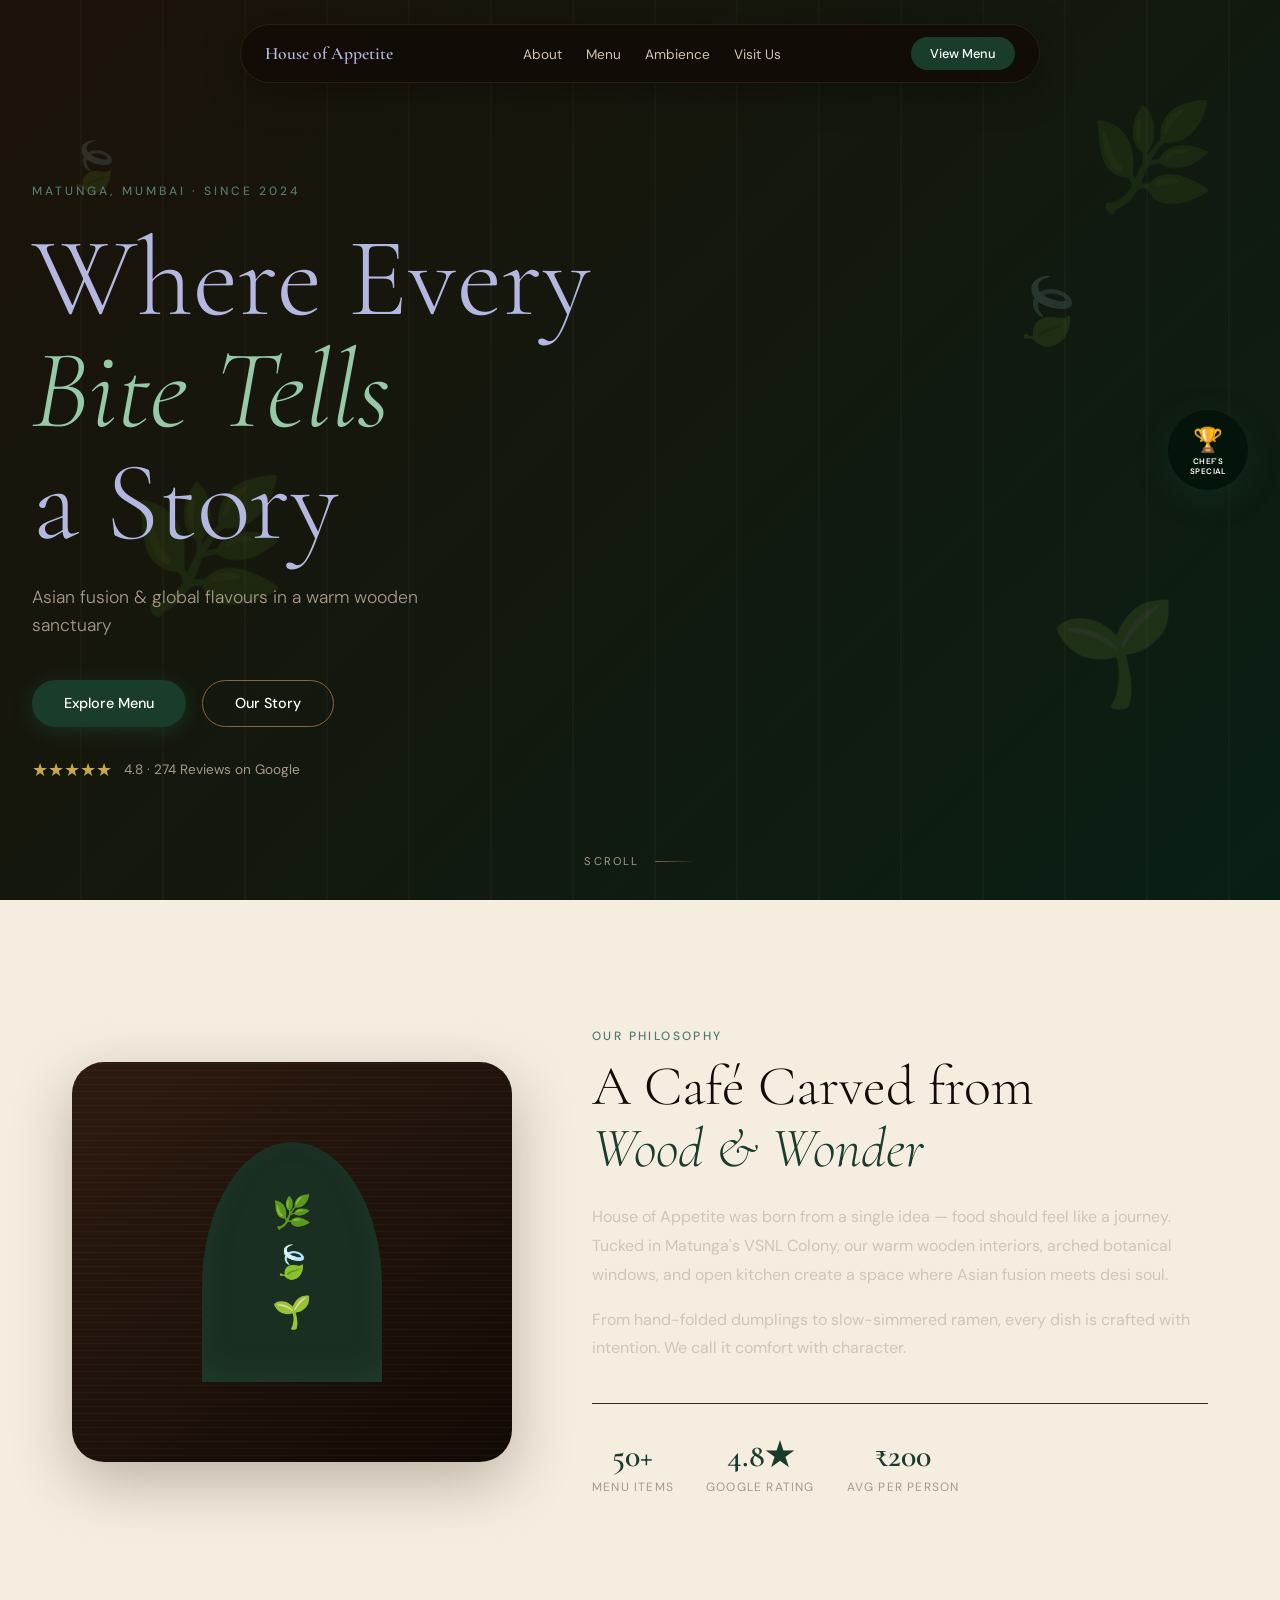
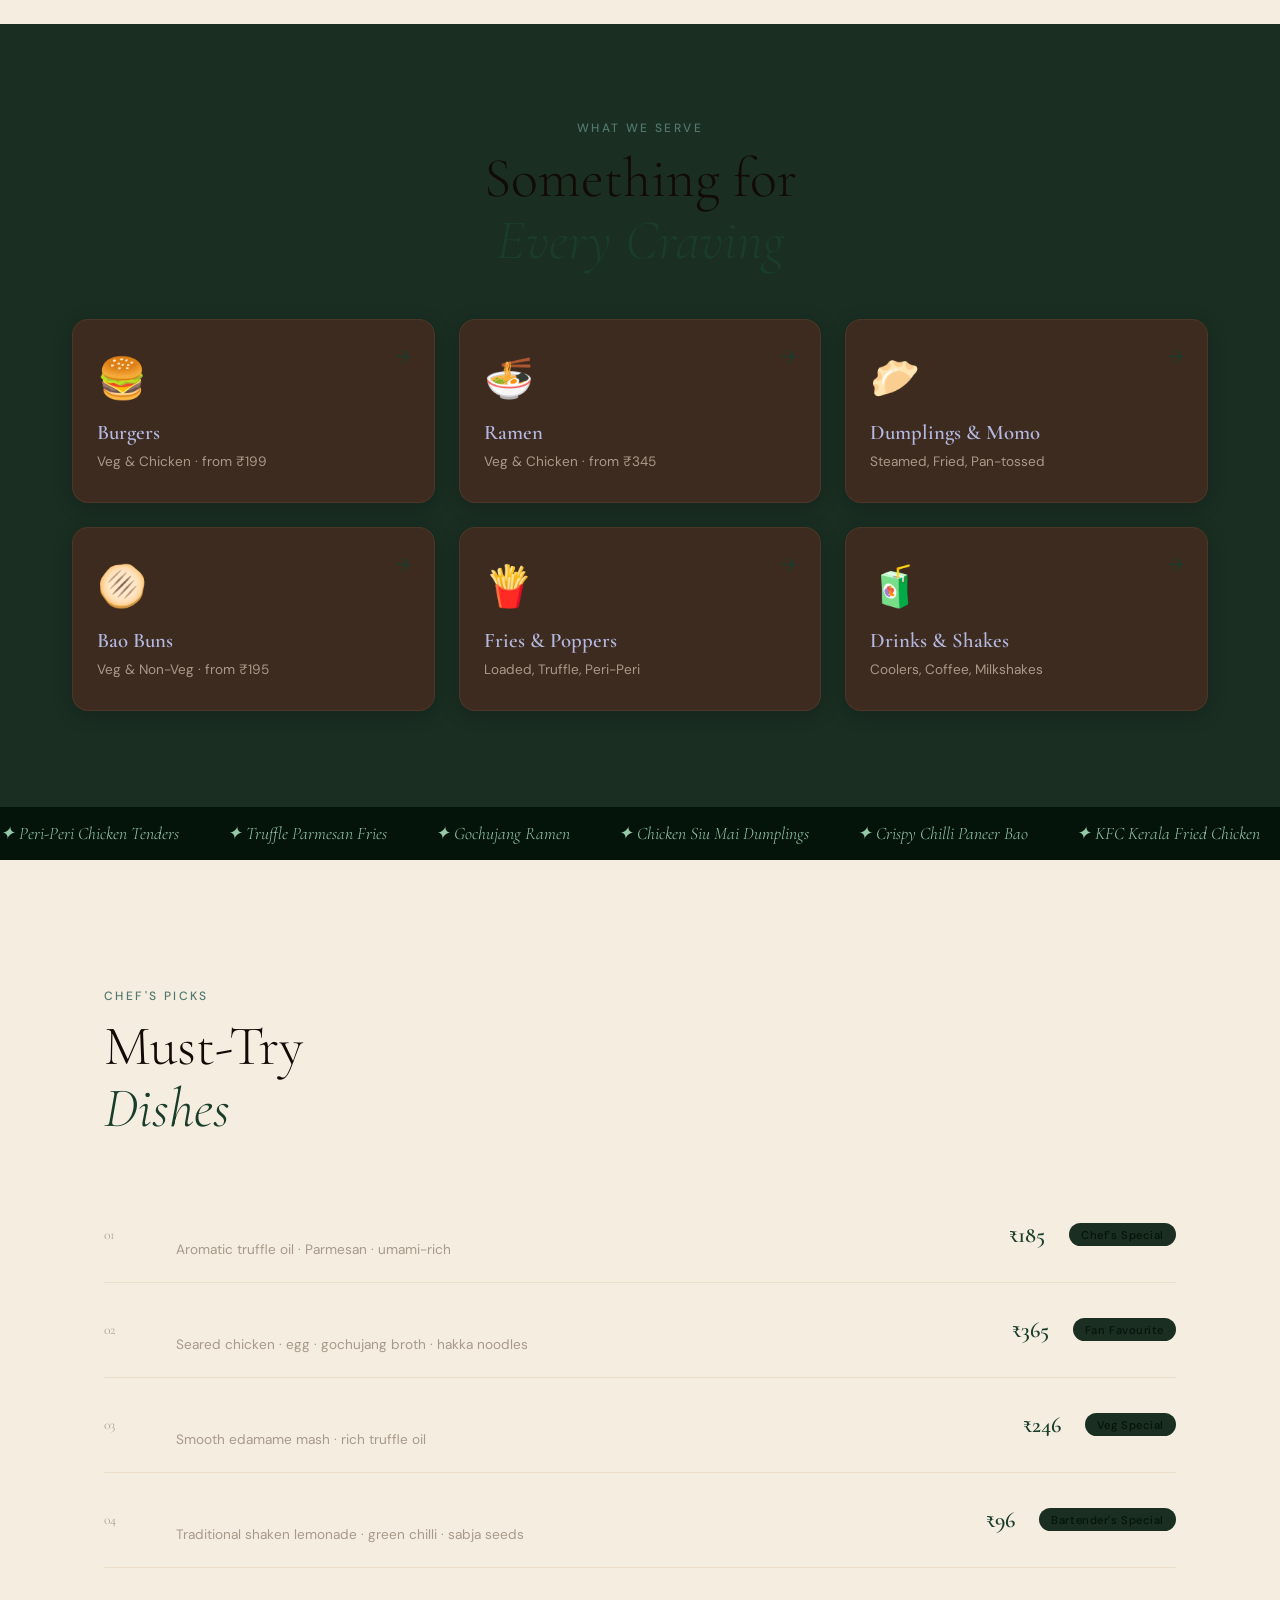
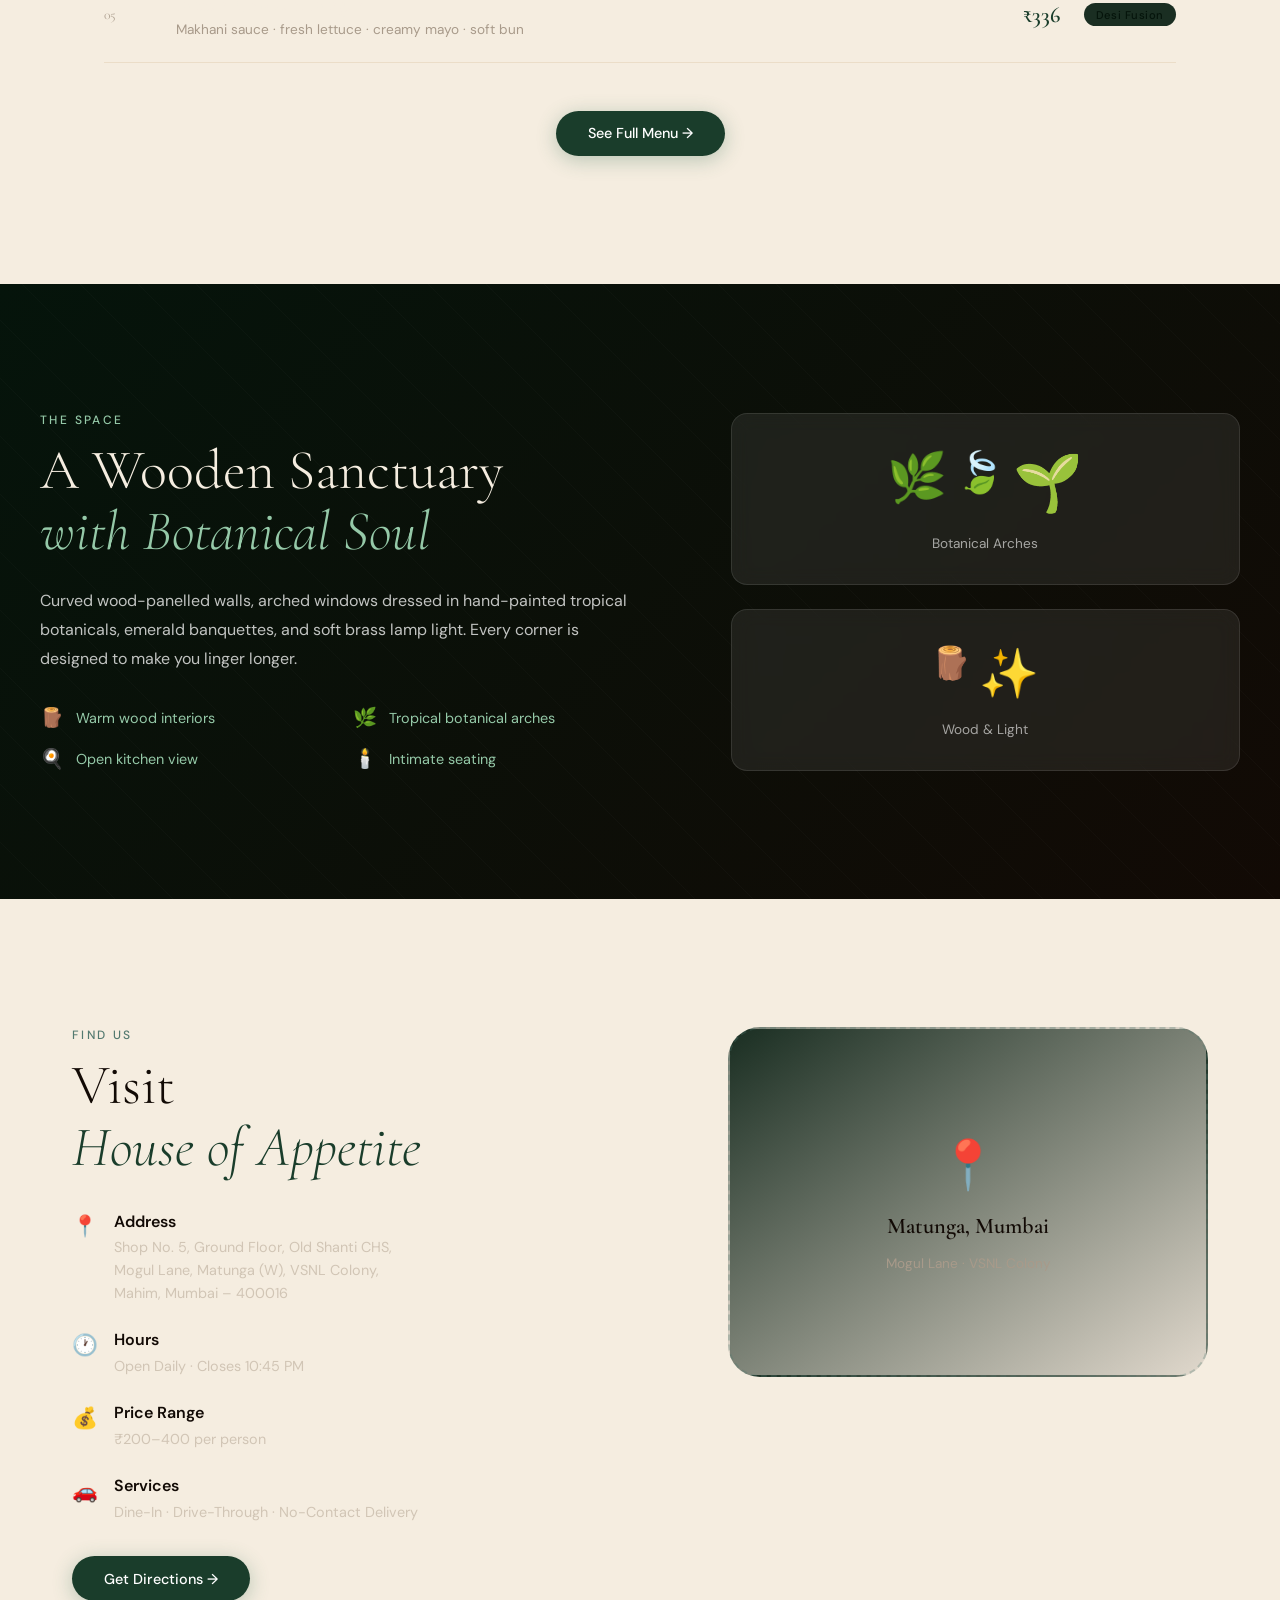
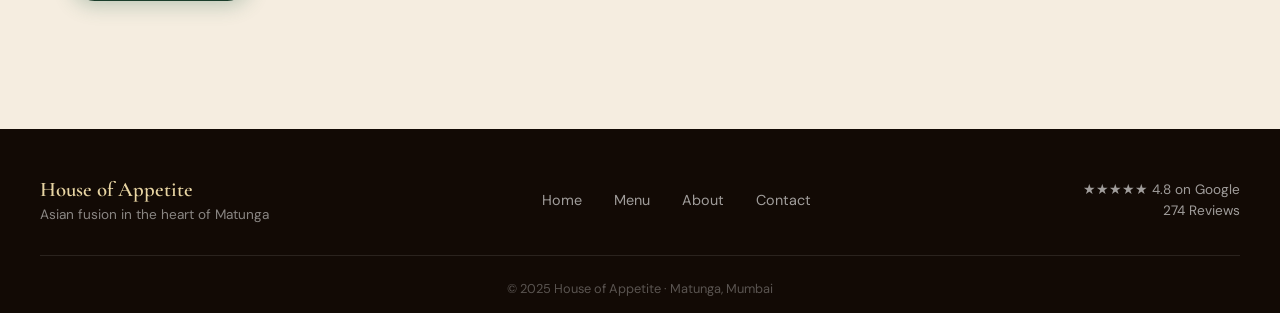
<file: index.html>
<!DOCTYPE html>
<html lang="en">
<head>
  <meta charset="UTF-8" />
  <meta name="viewport" content="width=device-width, initial-scale=1.0"/>
  <title>House of Appetite · Matunga, Mumbai</title>
  <link rel="preconnect" href="https://fonts.googleapis.com">
  <link href="https://fonts.googleapis.com/css2?family=Cormorant+Garamond:ital,wght@0,300;0,400;0,600;1,300;1,400&family=DM+Sans:wght@300;400;500&family=Playfair+Display:ital,wght@1,400&display=swap" rel="stylesheet">
  <link rel="stylesheet" href="css/style.css">
  <meta name="color-scheme" content="dark">
</head>
<body>

  <!-- FLOATING NAV -->
  <nav class="nav" id="nav">
    <div class="nav-logo">
      <span class="logo-text">House of Appetite</span>
    </div>
    <ul class="nav-links">
      <li><a href="#about">About</a></li>
      <li><a href="menu.html">Menu</a></li>
      <li><a href="#ambience">Ambience</a></li>
      <li><a href="#contact">Visit Us</a></li>
    </ul>
    <a href="menu.html" class="nav-cta">View Menu</a>
    <button class="nav-hamburger" id="hamburger">&#9776;</button>
  </nav>

  <!-- HERO -->
  <section class="hero">
    <div class="hero-bg">
      <div class="leaf leaf-1">🌿</div>
      <div class="leaf leaf-2">🍃</div>
      <div class="leaf leaf-3">🌱</div>
      <div class="leaf leaf-4">🍃</div>
      <div class="leaf leaf-5">🌿</div>
    </div>
    <div class="hero-content">
      <p class="hero-eyebrow">Matunga, Mumbai · Since 2024</p>
      <h1 class="hero-title">
        Where Every<br>
        <em>Bite Tells</em><br>
        a Story
      </h1>
      <p class="hero-sub">Asian fusion & global flavours in a warm wooden sanctuary</p>
      <div class="hero-actions">
        <a href="menu.html" class="btn btn-primary">Explore Menu</a>
        <a href="#about" class="btn btn-ghost">Our Story</a>
      </div>
      <div class="hero-rating">
        <span class="stars">★★★★★</span>
        <span class="rating-text">4.8 · 274 Reviews on Google</span>
      </div>
    </div>
    <div class="hero-scroll">
      <span>Scroll</span>
      <div class="scroll-line"></div>
    </div>
  </section>

  <!-- FLOATING BADGE -->
  <div class="float-badge antigravity" id="float-badge">
    <div class="badge-inner">
      <div class="badge-icon">🏆</div>
      <div class="badge-text">Chef's<br>Special</div>
    </div>
  </div>

  <!-- ABOUT STRIP -->
  <section class="about" id="about">
    <div class="about-grid">
      <div class="about-left">
        <div class="wood-panel">
          <div class="arched-window">
            <div class="arched-leaf-art">
              <div class="arch-inner">
                <span class="arch-emoji">🌿</span>
                <span class="arch-emoji">🍃</span>
                <span class="arch-emoji">🌱</span>
              </div>
            </div>
          </div>
        </div>
      </div>
      <div class="about-right">
        <p class="section-label">Our Philosophy</p>
        <h2 class="section-title">A Café Carved from<br><em>Wood & Wonder</em></h2>
        <p class="about-body">House of Appetite was born from a single idea — food should feel like a journey. Tucked in Matunga's VSNL Colony, our warm wooden interiors, arched botanical windows, and open kitchen create a space where Asian fusion meets desi soul.</p>
        <p class="about-body">From hand-folded dumplings to slow-simmered ramen, every dish is crafted with intention. We call it comfort with character.</p>
        <div class="about-stats">
          <div class="stat">
            <span class="stat-num">50+</span>
            <span class="stat-label">Menu Items</span>
          </div>
          <div class="stat">
            <span class="stat-num">4.8★</span>
            <span class="stat-label">Google Rating</span>
          </div>
          <div class="stat">
            <span class="stat-num">₹200</span>
            <span class="stat-label">Avg per person</span>
          </div>
        </div>
      </div>
    </div>
  </section>

  <!-- CATEGORY SHOWCASE -->
  <section class="categories">
    <div class="container">
      <p class="section-label center">What We Serve</p>
      <h2 class="section-title center">Something for<br><em>Every Craving</em></h2>
      <div class="cat-grid">
        <a href="menu.html#burgers" class="cat-card antigravity-card" style="--delay:0s">
          <div class="cat-emoji">🍔</div>
          <h3>Burgers</h3>
          <p>Veg & Chicken · from ₹199</p>
          <span class="cat-arrow">→</span>
        </a>
        <a href="menu.html#ramen" class="cat-card antigravity-card" style="--delay:0.1s">
          <div class="cat-emoji">🍜</div>
          <h3>Ramen</h3>
          <p>Veg & Chicken · from ₹345</p>
          <span class="cat-arrow">→</span>
        </a>
        <a href="menu.html#dumplings" class="cat-card antigravity-card" style="--delay:0.2s">
          <div class="cat-emoji">🥟</div>
          <h3>Dumplings & Momo</h3>
          <p>Steamed, Fried, Pan-tossed</p>
          <span class="cat-arrow">→</span>
        </a>
        <a href="menu.html#bao" class="cat-card antigravity-card" style="--delay:0.3s">
          <div class="cat-emoji">🫓</div>
          <h3>Bao Buns</h3>
          <p>Veg & Non-Veg · from ₹195</p>
          <span class="cat-arrow">→</span>
        </a>
        <a href="menu.html#fries" class="cat-card antigravity-card" style="--delay:0.4s">
          <div class="cat-emoji">🍟</div>
          <h3>Fries & Poppers</h3>
          <p>Loaded, Truffle, Peri-Peri</p>
          <span class="cat-arrow">→</span>
        </a>
        <a href="menu.html#drinks" class="cat-card antigravity-card" style="--delay:0.5s">
          <div class="cat-emoji">🧃</div>
          <h3>Drinks & Shakes</h3>
          <p>Coolers, Coffee, Milkshakes</p>
          <span class="cat-arrow">→</span>
        </a>
      </div>
    </div>
  </section>

  <!-- CHEF SPECIALS TICKER -->
  <div class="ticker-wrap">
    <div class="ticker">
      <span>✦ Peri-Peri Chicken Tenders</span>
      <span>✦ Truffle Parmesan Fries</span>
      <span>✦ Gochujang Ramen</span>
      <span>✦ Chicken Siu Mai Dumplings</span>
      <span>✦ Crispy Chilli Paneer Bao</span>
      <span>✦ KFC Kerala Fried Chicken</span>
      <span>✦ Affogato Coffee</span>
      <span>✦ Peri-Peri Chicken Tenders</span>
      <span>✦ Truffle Parmesan Fries</span>
      <span>✦ Gochujang Ramen</span>
      <span>✦ Chicken Siu Mai Dumplings</span>
      <span>✦ Crispy Chilli Paneer Bao</span>
      <span>✦ KFC Kerala Fried Chicken</span>
      <span>✦ Affogato Coffee</span>
    </div>
  </div>

  <!-- FEATURED DISHES -->
  <section class="featured">
    <div class="container">
      <p class="section-label">Chef's Picks</p>
      <h2 class="section-title">Must-Try<br><em>Dishes</em></h2>
      <div class="dish-list">
        <div class="dish-item antigravity-subtle">
          <div class="dish-num">01</div>
          <div class="dish-info">
            <h3>Truffle Parmesan Fries</h3>
            <p>Aromatic truffle oil · Parmesan · umami-rich</p>
          </div>
          <div class="dish-price">₹185</div>
          <div class="dish-tag">Chef's Special</div>
        </div>
        <div class="dish-item antigravity-subtle">
          <div class="dish-num">02</div>
          <div class="dish-info">
            <h3>Chicken Gochujang Ramen</h3>
            <p>Seared chicken · egg · gochujang broth · hakka noodles</p>
          </div>
          <div class="dish-price">₹365</div>
          <div class="dish-tag">Fan Favourite</div>
        </div>
        <div class="dish-item antigravity-subtle">
          <div class="dish-num">03</div>
          <div class="dish-info">
            <h3>Truffle Edamame Dumplings</h3>
            <p>Smooth edamame mash · rich truffle oil</p>
          </div>
          <div class="dish-price">₹246</div>
          <div class="dish-tag">Veg Special</div>
        </div>
        <div class="dish-item antigravity-subtle">
          <div class="dish-num">04</div>
          <div class="dish-info">
            <h3>Kuluki Sharbat</h3>
            <p>Traditional shaken lemonade · green chilli · sabja seeds</p>
          </div>
          <div class="dish-price">₹96</div>
          <div class="dish-tag">Bartender's Special</div>
        </div>
        <div class="dish-item antigravity-subtle">
          <div class="dish-num">05</div>
          <div class="dish-info">
            <h3>Butter Chicken Burger</h3>
            <p>Makhani sauce · fresh lettuce · creamy mayo · soft bun</p>
          </div>
          <div class="dish-price">₹336</div>
          <div class="dish-tag">Desi Fusion</div>
        </div>
      </div>
      <div class="featured-cta">
        <a href="menu.html" class="btn btn-primary">See Full Menu →</a>
      </div>
    </div>
  </section>

  <!-- AMBIENCE SECTION -->
  <section class="ambience" id="ambience">
    <div class="ambience-inner">
      <div class="ambience-text">
        <p class="section-label light">The Space</p>
        <h2 class="section-title light">A Wooden Sanctuary<br><em>with Botanical Soul</em></h2>
        <p class="ambience-body">Curved wood-panelled walls, arched windows dressed in hand-painted tropical botanicals, emerald banquettes, and soft brass lamp light. Every corner is designed to make you linger longer.</p>
        <div class="ambience-features">
          <div class="af-item">
            <span class="af-icon">🪵</span>
            <span>Warm wood interiors</span>
          </div>
          <div class="af-item">
            <span class="af-icon">🌿</span>
            <span>Tropical botanical arches</span>
          </div>
          <div class="af-item">
            <span class="af-icon">🍳</span>
            <span>Open kitchen view</span>
          </div>
          <div class="af-item">
            <span class="af-icon">🕯️</span>
            <span>Intimate seating</span>
          </div>
        </div>
      </div>
      <div class="ambience-visual">
        <div class="av-card av-card-1">
          <div class="av-arch">
            <span style="font-size:3rem">🌿</span>
            <span style="font-size:2.5rem">🍃</span>
            <span style="font-size:3.5rem">🌱</span>
          </div>
          <p>Botanical Arches</p>
        </div>
        <div class="av-card av-card-2">
          <div class="av-arch">
            <span style="font-size:2rem">🪵</span>
            <span style="font-size:3rem">✨</span>
          </div>
          <p>Wood & Light</p>
        </div>
      </div>
    </div>
  </section>

  <!-- CONTACT / VISIT -->
  <section class="contact" id="contact">
    <div class="container">
      <div class="contact-grid">
        <div class="contact-info">
          <p class="section-label">Find Us</p>
          <h2 class="section-title">Visit<br><em>House of Appetite</em></h2>
          <div class="contact-details">
            <div class="cd-row">
              <span class="cd-icon">📍</span>
              <div>
                <strong>Address</strong>
                <p>Shop No. 5, Ground Floor, Old Shanti CHS,<br>Mogul Lane, Matunga (W), VSNL Colony,<br>Mahim, Mumbai – 400016</p>
              </div>
            </div>
            <div class="cd-row">
              <span class="cd-icon">🕐</span>
              <div>
                <strong>Hours</strong>
                <p>Open Daily · Closes 10:45 PM</p>
              </div>
            </div>
            <div class="cd-row">
              <span class="cd-icon">💰</span>
              <div>
                <strong>Price Range</strong>
                <p>₹200–400 per person</p>
              </div>
            </div>
            <div class="cd-row">
              <span class="cd-icon">🚗</span>
              <div>
                <strong>Services</strong>
                <p>Dine-In · Drive-Through · No-Contact Delivery</p>
              </div>
            </div>
          </div>
          <a href="https://maps.google.com" target="_blank" class="btn btn-primary" style="margin-top:2rem;">Get Directions →</a>
        </div>
        <div class="map-placeholder">
          <div class="map-frame">
            <div class="map-pin antigravity">📍</div>
            <p class="map-label">Matunga, Mumbai</p>
            <p class="map-sub">Mogul Lane · VSNL Colony</p>
          </div>
        </div>
      </div>
    </div>
  </section>

  <!-- FOOTER -->
  <footer class="footer">
    <div class="footer-inner">
      <div class="footer-brand">
        <span class="logo-text">House of Appetite</span>
        <p>Asian fusion in the heart of Matunga</p>
      </div>
      <div class="footer-links">
        <a href="index.html">Home</a>
        <a href="menu.html">Menu</a>
        <a href="#about">About</a>
        <a href="#contact">Contact</a>
      </div>
      <div class="footer-rating">
        <span>★★★★★ 4.8 on Google</span>
        <span>274 Reviews</span>
      </div>
    </div>
    <div class="footer-bottom">
      <p>© 2025 House of Appetite · Matunga, Mumbai</p>
    </div>
  </footer>

  <script src="js/main.js"></script>
</body>
</html>
</file>
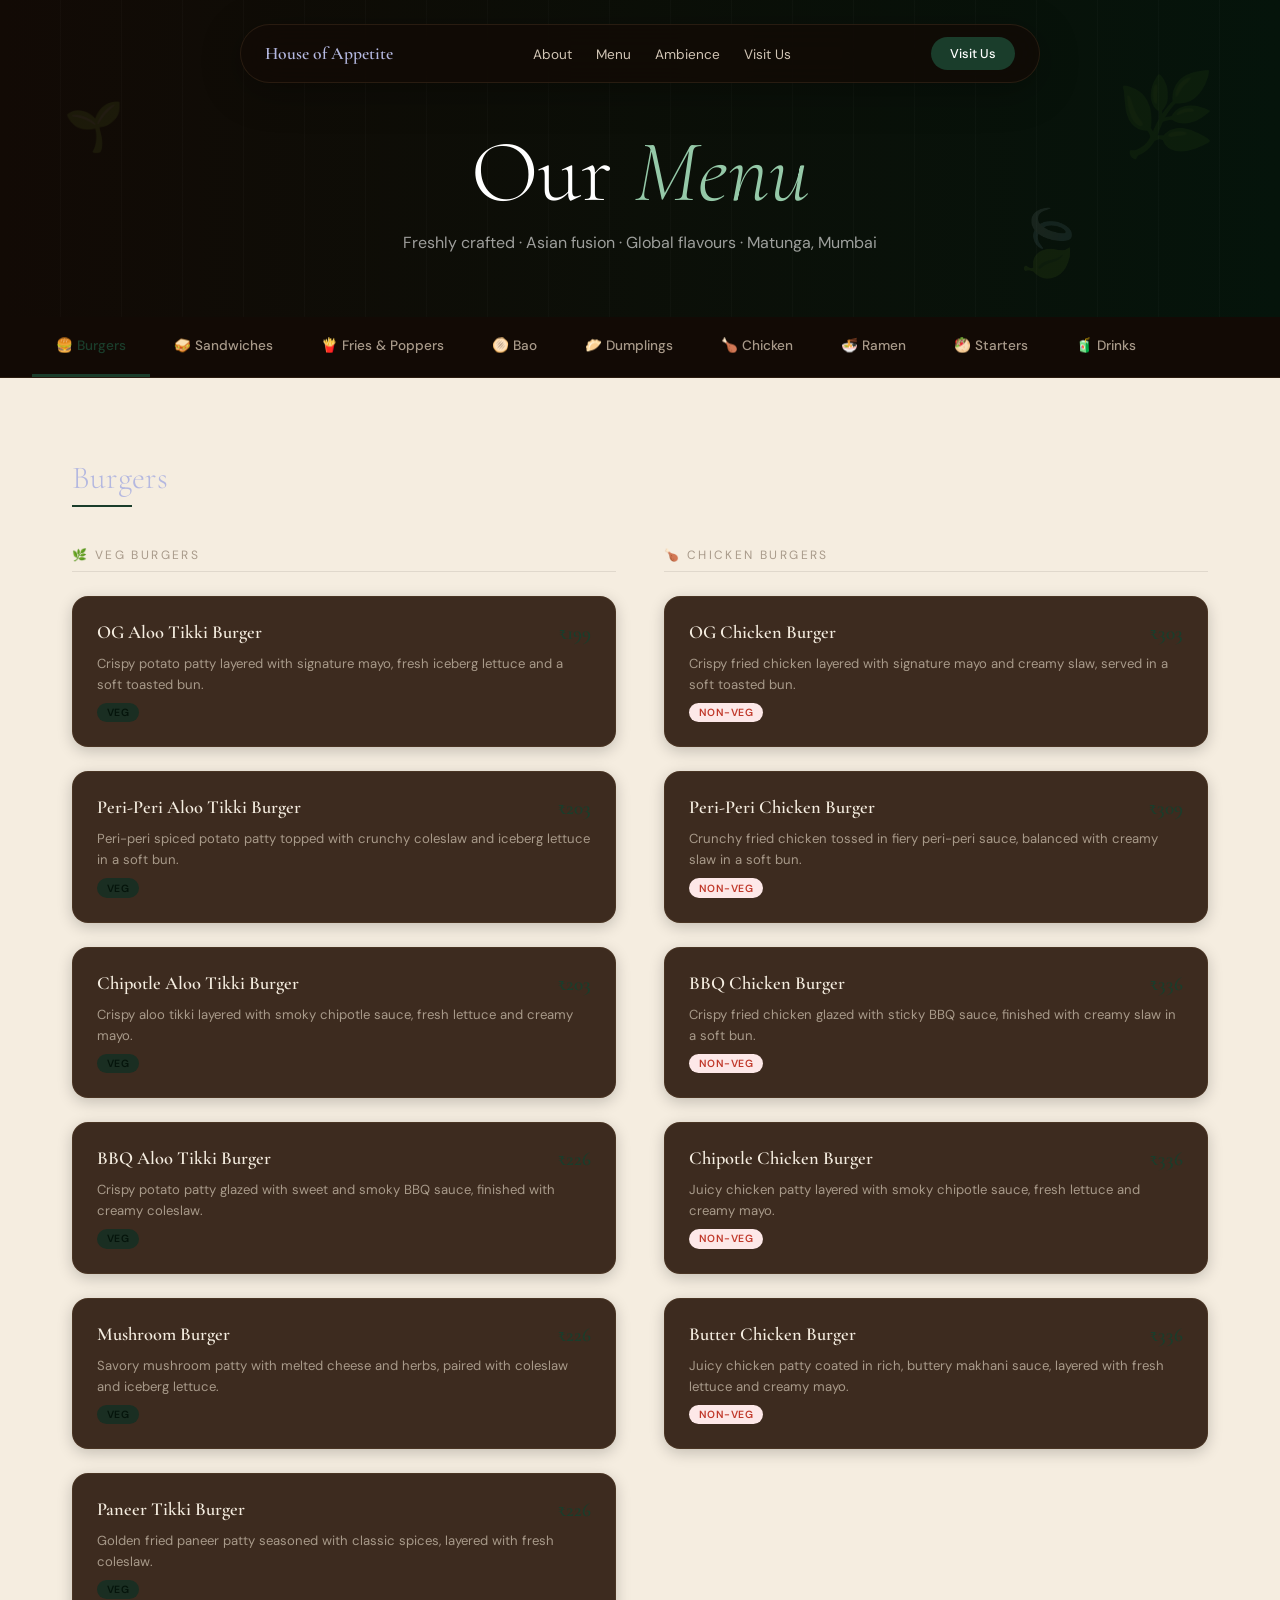
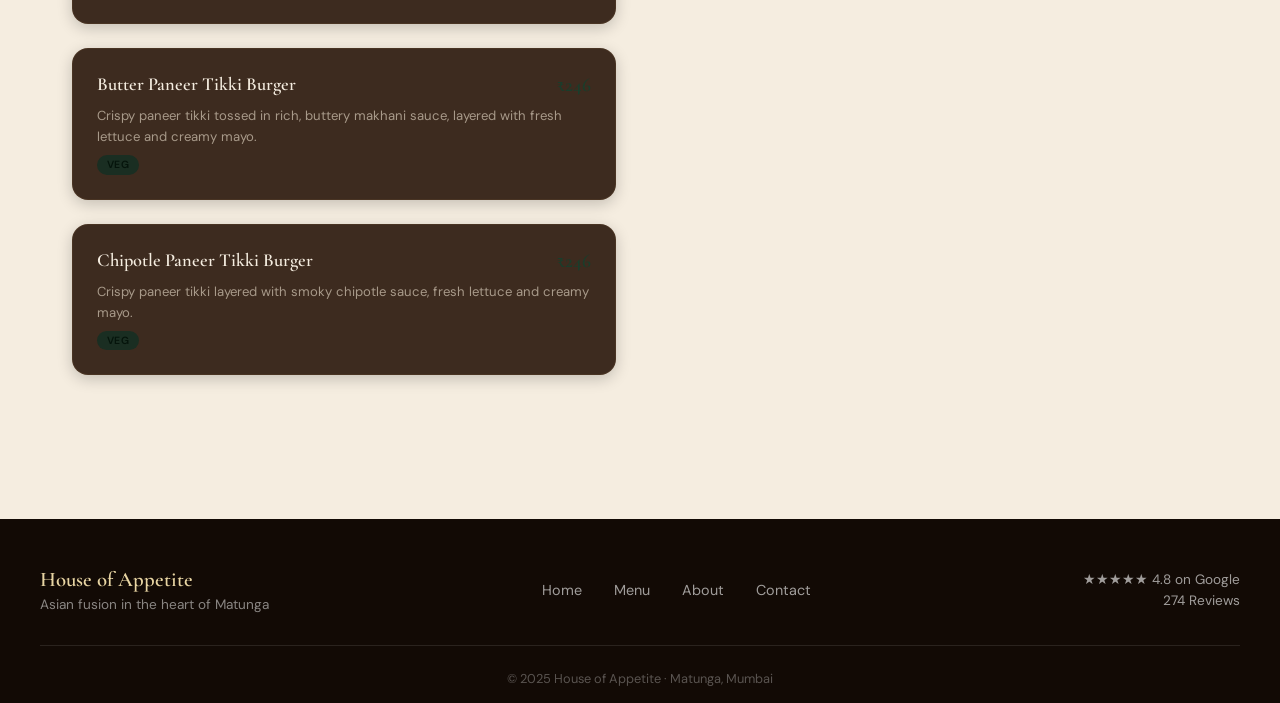
<file: menu.html>
<!DOCTYPE html>
<html lang="en">
<head>
  <meta charset="UTF-8" />
  <meta name="viewport" content="width=device-width, initial-scale=1.0"/>
  <title>Menu · House of Appetite</title>
  <link rel="preconnect" href="https://fonts.googleapis.com">
  <link href="https://fonts.googleapis.com/css2?family=Cormorant+Garamond:ital,wght@0,300;0,400;0,600;1,300;1,400&family=DM+Sans:wght@300;400;500&display=swap" rel="stylesheet">
  <link rel="stylesheet" href="css/style.css">
  <meta name="color-scheme" content="dark">
</head>
<body>

  <!-- NAV -->
  <nav class="nav" id="nav">
    <div class="nav-logo">
      <a href="index.html" style="text-decoration:none"><span class="logo-text">House of Appetite</span></a>
    </div>
    <ul class="nav-links">
      <li><a href="index.html#about">About</a></li>
      <li><a href="menu.html">Menu</a></li>
      <li><a href="index.html#ambience">Ambience</a></li>
      <li><a href="index.html#contact">Visit Us</a></li>
    </ul>
    <a href="index.html#contact" class="nav-cta">Visit Us</a>
    <button class="nav-hamburger" id="hamburger">&#9776;</button>
  </nav>

  <!-- MENU HERO -->
  <section class="menu-hero">
    <h1>Our <em>Menu</em></h1>
    <p>Freshly crafted · Asian fusion · Global flavours · Matunga, Mumbai</p>
    <div style="position:absolute;inset:0;pointer-events:none;overflow:hidden">
      <span style="position:absolute;top:20%;right:5%;font-size:5rem;opacity:0.08;">🌿</span>
      <span style="position:absolute;bottom:10%;right:15%;font-size:4rem;opacity:0.08;">🍃</span>
      <span style="position:absolute;top:30%;left:5%;font-size:3rem;opacity:0.08;">🌱</span>
    </div>
  </section>

  <!-- TABS -->
  <div class="menu-tabs" id="menu-tabs">
    <div class="menu-tabs-inner">
      <button class="tab-btn active" data-tab="burgers">🍔 Burgers</button>
      <button class="tab-btn" data-tab="sandwiches">🥪 Sandwiches</button>
      <button class="tab-btn" data-tab="fries">🍟 Fries & Poppers</button>
      <button class="tab-btn" data-tab="bao">🫓 Bao</button>
      <button class="tab-btn" data-tab="dumplings">🥟 Dumplings</button>
      <button class="tab-btn" data-tab="tenders">🍗 Chicken</button>
      <button class="tab-btn" data-tab="ramen">🍜 Ramen</button>
      <button class="tab-btn" data-tab="starters">🥙 Starters</button>
      <button class="tab-btn" data-tab="drinks">🧃 Drinks</button>
    </div>
  </div>

  <!-- ===== BURGERS ===== -->
  <section class="menu-section active" id="burgers">
    <h2 class="menu-category-title">Burgers</h2>
    <div class="menu-divider"></div>
    <div class="section-sub-grid">
      <div>
        <p class="sub-label">🌿 Veg Burgers</p>
        <div class="menu-grid" style="grid-template-columns:1fr">
          <div class="menu-card">
            <div class="menu-card-header"><span class="menu-card-name">OG Aloo Tikki Burger</span><span class="menu-card-price">₹199</span></div>
            <p class="menu-card-desc">Crispy potato patty layered with signature mayo, fresh iceberg lettuce and a soft toasted bun.</p>
            <span class="menu-card-tag">Veg</span>
          </div>
          <div class="menu-card">
            <div class="menu-card-header"><span class="menu-card-name">Peri-Peri Aloo Tikki Burger</span><span class="menu-card-price">₹203</span></div>
            <p class="menu-card-desc">Peri-peri spiced potato patty topped with crunchy coleslaw and iceberg lettuce in a soft bun.</p>
            <span class="menu-card-tag">Veg</span>
          </div>
          <div class="menu-card">
            <div class="menu-card-header"><span class="menu-card-name">Chipotle Aloo Tikki Burger</span><span class="menu-card-price">₹203</span></div>
            <p class="menu-card-desc">Crispy aloo tikki layered with smoky chipotle sauce, fresh lettuce and creamy mayo.</p>
            <span class="menu-card-tag">Veg</span>
          </div>
          <div class="menu-card">
            <div class="menu-card-header"><span class="menu-card-name">BBQ Aloo Tikki Burger</span><span class="menu-card-price">₹226</span></div>
            <p class="menu-card-desc">Crispy potato patty glazed with sweet and smoky BBQ sauce, finished with creamy coleslaw.</p>
            <span class="menu-card-tag">Veg</span>
          </div>
          <div class="menu-card">
            <div class="menu-card-header"><span class="menu-card-name">Mushroom Burger</span><span class="menu-card-price">₹226</span></div>
            <p class="menu-card-desc">Savory mushroom patty with melted cheese and herbs, paired with coleslaw and iceberg lettuce.</p>
            <span class="menu-card-tag">Veg</span>
          </div>
          <div class="menu-card">
            <div class="menu-card-header"><span class="menu-card-name">Paneer Tikki Burger</span><span class="menu-card-price">₹226</span></div>
            <p class="menu-card-desc">Golden fried paneer patty seasoned with classic spices, layered with fresh coleslaw.</p>
            <span class="menu-card-tag">Veg</span>
          </div>
          <div class="menu-card">
            <div class="menu-card-header"><span class="menu-card-name">Butter Paneer Tikki Burger</span><span class="menu-card-price">₹246</span></div>
            <p class="menu-card-desc">Crispy paneer tikki tossed in rich, buttery makhani sauce, layered with fresh lettuce and creamy mayo.</p>
            <span class="menu-card-tag">Veg</span>
          </div>
          <div class="menu-card">
            <div class="menu-card-header"><span class="menu-card-name">Chipotle Paneer Tikki Burger</span><span class="menu-card-price">₹246</span></div>
            <p class="menu-card-desc">Crispy paneer tikki layered with smoky chipotle sauce, fresh lettuce and creamy mayo.</p>
            <span class="menu-card-tag">Veg</span>
          </div>
        </div>
      </div>
      <div>
        <p class="sub-label">🍗 Chicken Burgers</p>
        <div class="menu-grid" style="grid-template-columns:1fr">
          <div class="menu-card">
            <div class="menu-card-header"><span class="menu-card-name">OG Chicken Burger</span><span class="menu-card-price">₹303</span></div>
            <p class="menu-card-desc">Crispy fried chicken layered with signature mayo and creamy slaw, served in a soft toasted bun.</p>
            <span class="menu-card-tag nonveg">Non-Veg</span>
          </div>
          <div class="menu-card">
            <div class="menu-card-header"><span class="menu-card-name">Peri-Peri Chicken Burger</span><span class="menu-card-price">₹309</span></div>
            <p class="menu-card-desc">Crunchy fried chicken tossed in fiery peri-peri sauce, balanced with creamy slaw in a soft bun.</p>
            <span class="menu-card-tag nonveg">Non-Veg</span>
          </div>
          <div class="menu-card">
            <div class="menu-card-header"><span class="menu-card-name">BBQ Chicken Burger</span><span class="menu-card-price">₹336</span></div>
            <p class="menu-card-desc">Crispy fried chicken glazed with sticky BBQ sauce, finished with creamy slaw in a soft bun.</p>
            <span class="menu-card-tag nonveg">Non-Veg</span>
          </div>
          <div class="menu-card">
            <div class="menu-card-header"><span class="menu-card-name">Chipotle Chicken Burger</span><span class="menu-card-price">₹336</span></div>
            <p class="menu-card-desc">Juicy chicken patty layered with smoky chipotle sauce, fresh lettuce and creamy mayo.</p>
            <span class="menu-card-tag nonveg">Non-Veg</span>
          </div>
          <div class="menu-card">
            <div class="menu-card-header"><span class="menu-card-name">Butter Chicken Burger</span><span class="menu-card-price">₹336</span></div>
            <p class="menu-card-desc">Juicy chicken patty coated in rich, buttery makhani sauce, layered with fresh lettuce and creamy mayo.</p>
            <span class="menu-card-tag nonveg">Non-Veg</span>
          </div>
        </div>
      </div>
    </div>
  </section>

  <!-- ===== SANDWICHES & CROISSANTS ===== -->
  <section class="menu-section" id="sandwiches">
    <h2 class="menu-category-title">Sandwiches & <em>Croissants</em></h2>
    <div class="menu-divider"></div>
    <div class="section-sub-grid">
      <div>
        <p class="sub-label">🥪 Sandwiches</p>
        <div class="menu-grid" style="grid-template-columns:1fr">
          <div class="menu-card">
            <div class="menu-card-header"><span class="menu-card-name">Bread Butter Sandwich</span><span class="menu-card-price">₹86</span></div>
            <p class="menu-card-desc">Lightly toasted white bread layered with premium salted butter. Simple and comforting.</p>
            <span class="menu-card-tag">Veg</span>
          </div>
          <div class="menu-card">
            <div class="menu-card-header"><span class="menu-card-name">Jam Butter Sandwich</span><span class="menu-card-price">₹96</span></div>
            <p class="menu-card-desc">Fresh bread layered with creamy butter and sweet fruit jam for a nostalgic taste.</p>
            <span class="menu-card-tag">Veg</span>
          </div>
          <div class="menu-card">
            <div class="menu-card-header"><span class="menu-card-name">Cheese Chutney Sandwich</span><span class="menu-card-price">₹96</span></div>
            <p class="menu-card-desc">Fresh bread layered with spicy mint chutney and melted cheese slice.</p>
            <span class="menu-card-tag">Veg</span>
          </div>
          <div class="menu-card">
            <div class="menu-card-header"><span class="menu-card-name">Garlic Bread Mozzarella</span><span class="menu-card-price">₹199</span></div>
            <p class="menu-card-desc">Toasted garlic bread topped with melted mozzarella and Italian herbs.</p>
            <span class="menu-card-tag">Veg</span>
          </div>
          <div class="menu-card">
            <div class="menu-card-header"><span class="menu-card-name">Cheese Chilli Toast</span><span class="menu-card-price">₹203</span></div>
            <p class="menu-card-desc">Thick toasted bread loaded with melted cheese, green chillies and mixed peppers.</p>
            <span class="menu-card-tag">Veg</span>
          </div>
          <div class="menu-card">
            <div class="menu-card-header"><span class="menu-card-name">Chicken Junglee Sandwich</span><span class="menu-card-price">₹203</span></div>
            <p class="menu-card-desc">Crispy fried chicken tossed in Junglee spices with crunchy Junglee coleslaw and onions.</p>
            <span class="menu-card-tag nonveg">Non-Veg</span>
          </div>
        </div>
      </div>
      <div>
        <p class="sub-label">🥐 Croissants</p>
        <div class="menu-grid" style="grid-template-columns:1fr">
          <div class="menu-card">
            <div class="menu-card-header"><span class="menu-card-name">Veg Junglee Croissant</span><span class="menu-card-price">₹246</span></div>
            <p class="menu-card-desc">Flaky butter croissant stuffed with paneer cubes, mixed peppers, onions, oregano and chilli flakes.</p>
            <span class="menu-card-tag">Veg</span>
          </div>
          <div class="menu-card">
            <div class="menu-card-header"><span class="menu-card-name">Veg Italian Croissant</span><span class="menu-card-price">₹255</span></div>
            <p class="menu-card-desc">Buttery croissant filled with paneer cubes, mixed peppers, onions, Italian herbs and rich pizza-pasta sauce.</p>
            <span class="menu-card-tag">Veg</span>
          </div>
          <div class="menu-card">
            <div class="menu-card-header"><span class="menu-card-name">Veg Pesto Croissant</span><span class="menu-card-price">₹255</span></div>
            <p class="menu-card-desc">Flaky croissant loaded with paneer cubes, mixed peppers, onions and aromatic basil pesto sauce.</p>
            <span class="menu-card-tag">Veg</span>
          </div>
          <div class="menu-card">
            <div class="menu-card-header"><span class="menu-card-name">Chicken Junglee Croissant</span><span class="menu-card-price">₹266</span></div>
            <p class="menu-card-desc">Buttery croissant filled with crispy chicken, mixed peppers, onions, oregano, chilli flakes.</p>
            <span class="menu-card-tag nonveg">Non-Veg</span>
          </div>
          <div class="menu-card">
            <div class="menu-card-header"><span class="menu-card-name">Chicken Italian Croissant</span><span class="menu-card-price">₹266</span></div>
            <p class="menu-card-desc">Soft butter croissant stuffed with juicy chicken chunks, mixed peppers, Italian herbs and pizza-pasta sauce.</p>
            <span class="menu-card-tag nonveg">Non-Veg</span>
          </div>
          <div class="menu-card">
            <div class="menu-card-header"><span class="menu-card-name">Chicken Pesto Croissant</span><span class="menu-card-price">₹275</span></div>
            <p class="menu-card-desc">Flaky croissant filled with crispy chicken, mixed peppers, onions and aromatic pesto sauce.</p>
            <span class="menu-card-tag nonveg">Non-Veg</span>
          </div>
        </div>
      </div>
    </div>
  </section>

  <!-- ===== FRIES & POPPERS ===== -->
  <section class="menu-section" id="fries">
    <h2 class="menu-category-title">Fries & <em>Poppers</em></h2>
    <div class="menu-divider"></div>
    <div class="section-sub-grid">
      <div>
        <p class="sub-label">🍟 Fries & Loaded Fries</p>
        <div class="menu-grid" style="grid-template-columns:1fr">
          <div class="menu-card"><div class="menu-card-header"><span class="menu-card-name">Peri Peri Fries</span><span class="menu-card-price">₹156</span></div><p class="menu-card-desc">Golden fries tossed in fiery peri peri seasoning.</p><span class="menu-card-tag">Veg</span></div>
          <div class="menu-card"><div class="menu-card-header"><span class="menu-card-name">Jamaican Fries</span><span class="menu-card-price">₹156</span></div><p class="menu-card-desc">Crispy fries coated in Jamaican-style spice blend with a smoky kick.</p><span class="menu-card-tag">Veg</span></div>
          <div class="menu-card"><div class="menu-card-header"><span class="menu-card-name">Cajun Fries</span><span class="menu-card-price">₹165</span></div><p class="menu-card-desc">Classic fries tossed in bold Cajun seasoning.</p><span class="menu-card-tag">Veg</span></div>
          <div class="menu-card"><div class="menu-card-header"><span class="menu-card-name">Cheesy Fries</span><span class="menu-card-price">₹165</span></div><p class="menu-card-desc">Crispy fries loaded with rich, melted cheese sauce.</p><span class="menu-card-tag">Veg</span></div>
          <div class="menu-card"><div class="menu-card-header"><span class="menu-card-name">Honey Chilli Potato</span><span class="menu-card-price">₹165</span></div><p class="menu-card-desc">Crispy potato fingers tossed in honey chilli sauce with a glossy finish.</p><span class="menu-card-tag">Veg</span></div>
          <div class="menu-card" style="border-color: var(--gold-light)"><div class="menu-card-header"><span class="menu-card-name">Truffle Parmesan Fries</span><span class="menu-card-price">₹185</span></div><p class="menu-card-desc">Decent fries infused with aromatic truffle oil, finished with a sprinkle of Parmesan. Earthy and umami-rich.</p><span class="menu-card-tag">Chef's Special</span></div>
          <div class="menu-card"><div class="menu-card-header"><span class="menu-card-name">Veg Loaded Fries</span><span class="menu-card-price">₹195</span></div><p class="menu-card-desc">Crispy golden fries topped with a generous mix of sautéed vegetables, creamy cheese sauce and house seasoning.</p><span class="menu-card-tag">Veg</span></div>
          <div class="menu-card"><div class="menu-card-header"><span class="menu-card-name">Chicken Loaded Fries</span><span class="menu-card-price">₹226</span></div><p class="menu-card-desc">Crunchy fries loaded with juicy seasoned chicken, rich cheese sauce and signature spices.</p><span class="menu-card-tag nonveg">Non-Veg</span></div>
        </div>
      </div>
      <div>
        <p class="sub-label">🫑 Poppers</p>
        <div class="menu-grid" style="grid-template-columns:1fr">
          <div class="menu-card"><div class="menu-card-header"><span class="menu-card-name">Jalapeño Popper</span><span class="menu-card-price">₹190</span></div><p class="menu-card-desc">Crispy potato base loaded with mozzarella, jalapeño and green chilli, finished with chilli flakes and oregano.</p><span class="menu-card-tag">Veg</span></div>
          <div class="menu-card"><div class="menu-card-header"><span class="menu-card-name">Peri-Peri Popper</span><span class="menu-card-price">₹190</span></div><p class="menu-card-desc">Golden fried potato and mozzarella poppers tossed in fiery peri-peri glaze.</p><span class="menu-card-tag">Veg</span></div>
          <div class="menu-card"><div class="menu-card-header"><span class="menu-card-name">Cajun Popper</span><span class="menu-card-price">₹203</span></div><p class="menu-card-desc">Crispy potato and mozzarella poppers coated with bold Cajun seasoning and light herb finish.</p><span class="menu-card-tag">Veg</span></div>
          <div class="menu-card"><div class="menu-card-header"><span class="menu-card-name">Jamaican Popper</span><span class="menu-card-price">₹203</span></div><p class="menu-card-desc">Crunchy potato-mozzarella poppers infused with warm Jamaican spice rub and coriander aroma.</p><span class="menu-card-tag">Veg</span></div>
          <div class="menu-card"><div class="menu-card-header"><span class="menu-card-name">Mushroom Popper</span><span class="menu-card-price">₹226</span></div><p class="menu-card-desc">Crispy cheese-filled poppers loaded with mushrooms and herbs for a rich, earthy flavor.</p><span class="menu-card-tag">Veg</span></div>
          <div class="menu-card"><div class="menu-card-header"><span class="menu-card-name">Truffle Jalapeño Popper</span><span class="menu-card-price">₹246</span></div><p class="menu-card-desc">Crispy potato base loaded with mozzarella, jalapeño and green chilli, garnished with truffle oil. Crunchy outside, cheesy inside.</p><span class="menu-card-tag">Veg</span></div>
        </div>
      </div>
    </div>
  </section>

  <!-- ===== BAO ===== -->
  <section class="menu-section" id="bao">
    <h2 class="menu-category-title">Bao <em>Buns</em></h2>
    <div class="menu-divider"></div>
    <div class="section-sub-grid">
      <div>
        <p class="sub-label">🌿 Veg Bao</p>
        <div class="menu-grid" style="grid-template-columns:1fr">
          <div class="menu-card"><div class="menu-card-header"><span class="menu-card-name">Paneer Chilli Bao</span><span class="menu-card-price">₹195</span></div><p class="menu-card-desc">Soft steamed bao filled with chilli paneer, crunchy veggies and house sauce.</p><span class="menu-card-tag">Veg</span></div>
          <div class="menu-card"><div class="menu-card-header"><span class="menu-card-name">Manchurian Chilli Bao</span><span class="menu-card-price">₹195</span></div><p class="menu-card-desc">Crispy veg manchurian tossed in chilli sauce, packed inside fluffy bao buns.</p><span class="menu-card-tag">Veg</span></div>
          <div class="menu-card"><div class="menu-card-header"><span class="menu-card-name">Paneer BBQ Bao</span><span class="menu-card-price">₹203</span></div><p class="menu-card-desc">BBQ-glazed paneer stuffed in fluffy bao with fresh slaw and creamy dressing.</p><span class="menu-card-tag">Veg</span></div>
          <div class="menu-card"><div class="menu-card-header"><span class="menu-card-name">Gochujang Paneer Bao</span><span class="menu-card-price">₹203</span></div><p class="menu-card-desc">Paneer tossed in spicy Korean gochujang sauce, served in soft bao with slaw.</p><span class="menu-card-tag">Veg</span></div>
          <div class="menu-card"><div class="menu-card-header"><span class="menu-card-name">Manchurian BBQ Bao</span><span class="menu-card-price">₹203</span></div><p class="menu-card-desc">Veg manchurian coated in BBQ sauce with crunchy slaw in steamed bao.</p><span class="menu-card-tag">Veg</span></div>
          <div class="menu-card"><div class="menu-card-header"><span class="menu-card-name">Gochujang Manchurian Bao</span><span class="menu-card-price">₹203</span></div><p class="menu-card-desc">Veg manchurian tossed in bold gochujang sauce, served in soft bao buns.</p><span class="menu-card-tag">Veg</span></div>
        </div>
      </div>
      <div>
        <p class="sub-label">🍗 Non-Veg Bao</p>
        <div class="menu-grid" style="grid-template-columns:1fr">
          <div class="menu-card"><div class="menu-card-header"><span class="menu-card-name">Chicken Chilli Bao</span><span class="menu-card-price">₹203</span></div><p class="menu-card-desc">Juicy chilli chicken packed in soft steamed bao with crunchy veggies.</p><span class="menu-card-tag nonveg">Non-Veg</span></div>
          <div class="menu-card"><div class="menu-card-header"><span class="menu-card-name">Chicken Manchurian Bao</span><span class="menu-card-price">₹213</span></div><p class="menu-card-desc">Crispy chicken manchurian tossed in house sauce, served inside fluffy bao.</p><span class="menu-card-tag nonveg">Non-Veg</span></div>
          <div class="menu-card"><div class="menu-card-header"><span class="menu-card-name">Chicken BBQ Bao</span><span class="menu-card-price">₹226</span></div><p class="menu-card-desc">BBQ-glazed chicken with slaw and creamy dressing in soft bao buns.</p><span class="menu-card-tag nonveg">Non-Veg</span></div>
          <div class="menu-card"><div class="menu-card-header"><span class="menu-card-name">Chicken Gochujang Bao</span><span class="menu-card-price">₹226</span></div><p class="menu-card-desc">Chicken tossed in spicy Korean gochujang sauce, loaded into soft bao buns.</p><span class="menu-card-tag nonveg">Non-Veg</span></div>
        </div>
      </div>
    </div>
  </section>

  <!-- ===== DUMPLINGS ===== -->
  <section class="menu-section" id="dumplings">
    <h2 class="menu-category-title">Momo & <em>Dumplings</em></h2>
    <div class="menu-divider"></div>
    <div class="section-sub-grid">
      <div>
        <p class="sub-label">🌿 Veg Momo & Dumplings</p>
        <div class="menu-grid" style="grid-template-columns:1fr">
          <div class="menu-card"><div class="menu-card-header"><span class="menu-card-name">Veg Momo</span><span class="menu-card-price">₹199</span></div><p class="menu-card-desc">Steamed momos stuffed with garden-fresh vegetables and traditional seasoning.</p><span class="menu-card-tag">Veg</span></div>
          <div class="menu-card"><div class="menu-card-header"><span class="menu-card-name">Veg Pan-Tossed Momo</span><span class="menu-card-price">₹213</span></div><p class="menu-card-desc">Fried vegetable momos pan-seared till crispy and tossed in signature spicy sauce with garden-fresh veggies.</p><span class="menu-card-tag">Veg</span></div>
          <div class="menu-card"><div class="menu-card-header"><span class="menu-card-name">Veg Gyoza</span><span class="menu-card-price">₹246</span></div><p class="menu-card-desc">Pan-seared vegetable gyoza with ginger and soy aromatics, crisp outside and juicy inside.</p><span class="menu-card-tag">Veg</span></div>
          <div class="menu-card"><div class="menu-card-header"><span class="menu-card-name">Truffle Edamame Dumplings</span><span class="menu-card-price">₹246</span></div><p class="menu-card-desc">Steamed dumplings filled with smooth edamame mash, finished with rich truffle oil.</p><span class="menu-card-tag">Chef's Special</span></div>
          <div class="menu-card"><div class="menu-card-header"><span class="menu-card-name">Mushroom Dumplings</span><span class="menu-card-price">₹246</span></div><p class="menu-card-desc">Steamed dumplings stuffed with minced mushrooms, garlic and herbs for deep flavor.</p><span class="menu-card-tag">Veg</span></div>
          <div class="menu-card"><div class="menu-card-header"><span class="menu-card-name">Cheese Chilli Dumplings</span><span class="menu-card-price">₹246</span></div><p class="menu-card-desc">Steamed dumplings filled with melted cheese and sharp green chilli for a spicy indulgent bite.</p><span class="menu-card-tag">Veg</span></div>
          <div class="menu-card"><div class="menu-card-header"><span class="menu-card-name">Assorted Veg Dumplings</span><span class="menu-card-price">₹255</span></div><p class="menu-card-desc">Offer a diverse tasting experience with various fillings.</p><span class="menu-card-tag">Veg</span></div>
        </div>
      </div>
      <div>
        <p class="sub-label">🍗 Chicken Momo & Dumplings</p>
        <div class="menu-grid" style="grid-template-columns:1fr">
          <div class="menu-card"><div class="menu-card-header"><span class="menu-card-name">Chicken Momo</span><span class="menu-card-price">₹226</span></div><p class="menu-card-desc">Classic steamed momos filled with juicy minced chicken and mild spices. Soft, flavorful and comforting.</p><span class="menu-card-tag nonveg">Non-Veg</span></div>
          <div class="menu-card"><div class="menu-card-header"><span class="menu-card-name">Chicken Charcoal Dumplings</span><span class="menu-card-price">₹235</span></div><p class="menu-card-desc">Steamed chicken dumplings with lightly smoky charcoal notes and rich filling.</p><span class="menu-card-tag nonveg">Non-Veg</span></div>
          <div class="menu-card"><div class="menu-card-header"><span class="menu-card-name">Chicken Pan-Tossed Momo</span><span class="menu-card-price">₹239</span></div><p class="menu-card-desc">Fried chicken momos pan-seared and tossed in a bold signature sauce, packed with juicy minced chicken.</p><span class="menu-card-tag nonveg">Non-Veg</span></div>
          <div class="menu-card"><div class="menu-card-header"><span class="menu-card-name">Chicken Gyoza</span><span class="menu-card-price">₹246</span></div><p class="menu-card-desc">Steamed dumplings filled with minced chicken, ginger and soy aromatics for authentic Asian flavor.</p><span class="menu-card-tag nonveg">Non-Veg</span></div>
          <div class="menu-card"><div class="menu-card-header"><span class="menu-card-name">Suimai Dumplings</span><span class="menu-card-price">₹266</span></div><p class="menu-card-desc">Open-top steamed suimai dumplings with seasoned minced chicken served in light chicken stock.</p><span class="menu-card-tag nonveg">Non-Veg</span></div>
          <div class="menu-card"><div class="menu-card-header"><span class="menu-card-name">Basil Chicken Dumplings</span><span class="menu-card-price">₹266</span></div><p class="menu-card-desc">Steamed chicken dumplings infused with fresh Thai basil and fragrant spices.</p><span class="menu-card-tag nonveg">Non-Veg</span></div>
          <div class="menu-card"><div class="menu-card-header"><span class="menu-card-name">Sriracha Chicken Dumplings</span><span class="menu-card-price">₹266</span></div><p class="menu-card-desc">Steamed dumplings tossed in spicy sriracha infusion with a tangy chilli kick.</p><span class="menu-card-tag nonveg">Non-Veg</span></div>
          <div class="menu-card"><div class="menu-card-header"><span class="menu-card-name">Assorted Chicken Dumplings</span><span class="menu-card-price">₹275</span></div><p class="menu-card-desc">Offer a diverse tasting experience with various fillings.</p><span class="menu-card-tag nonveg">Non-Veg</span></div>
        </div>
      </div>
    </div>
  </section>

  <!-- ===== CHICKEN TENDERS & POPCORN ===== -->
  <section class="menu-section" id="tenders">
    <h2 class="menu-category-title">Chicken <em>Tenders & Popcorn</em></h2>
    <div class="menu-divider"></div>
    <div class="section-sub-grid">
      <div>
        <p class="sub-label">🍗 Chicken Popcorn</p>
        <div class="menu-grid" style="grid-template-columns:1fr">
          <div class="menu-card"><div class="menu-card-header"><span class="menu-card-name">Classic Chicken Popcorn</span><span class="menu-card-price">₹255</span></div><p class="menu-card-desc">Bite-sized crispy chicken popcorn with signature seasoning. Perfect for sharing or solo snacking.</p><span class="menu-card-tag nonveg">Non-Veg</span></div>
          <div class="menu-card"><div class="menu-card-header"><span class="menu-card-name">Peri-Peri Chicken Popcorn</span><span class="menu-card-price">₹266</span></div><p class="menu-card-desc">Crispy chicken bites tossed in fiery peri-peri glaze for an extra spicy kick.</p><span class="menu-card-tag nonveg">Chef's Special</span></div>
          <div class="menu-card"><div class="menu-card-header"><span class="menu-card-name">Jamaican Chicken Popcorn</span><span class="menu-card-price">₹266</span></div><p class="menu-card-desc">Golden fried chicken popcorn coated with warm Jamaican spices.</p><span class="menu-card-tag nonveg">Non-Veg</span></div>
          <div class="menu-card"><div class="menu-card-header"><span class="menu-card-name">Cajun Chicken Popcorn</span><span class="menu-card-price">₹266</span></div><p class="menu-card-desc">Crispy popcorn chicken tossed in bold Cajun seasoning with smoky notes.</p><span class="menu-card-tag nonveg">Non-Veg</span></div>
          <div class="menu-card"><div class="menu-card-header"><span class="menu-card-name">KFC-Kerala Fried Chicken Popcorn</span><span class="menu-card-price">₹266</span></div><p class="menu-card-desc">Herb and spice coated crispy chicken popcorn with timeless fried flavor.</p><span class="menu-card-tag nonveg">Non-Veg</span></div>
          <div class="menu-card"><div class="menu-card-header"><span class="menu-card-name">BBQ Chicken Popcorn</span><span class="menu-card-price">₹285</span></div><p class="menu-card-desc">Crispy chicken bites glazed with sticky BBQ sauce for rich flavor.</p><span class="menu-card-tag nonveg">Non-Veg</span></div>
        </div>
      </div>
      <div>
        <p class="sub-label">🍗 Chicken Tenders</p>
        <div class="menu-grid" style="grid-template-columns:1fr">
          <div class="menu-card"><div class="menu-card-header"><span class="menu-card-name">Classic Chicken Tenders</span><span class="menu-card-price">₹255</span></div><p class="menu-card-desc">Juicy fried chicken tenders with signature crispy coating. Crunchy outside and tender inside.</p><span class="menu-card-tag nonveg">Non-Veg</span></div>
          <div class="menu-card"><div class="menu-card-header"><span class="menu-card-name">Peri-Peri Chicken Tenders</span><span class="menu-card-price">₹266</span></div><p class="menu-card-desc">Golden fried chicken tenders tossed in fiery peri-peri glaze for a bold, spicy kick.</p><span class="menu-card-tag nonveg">Chef's Special</span></div>
          <div class="menu-card"><div class="menu-card-header"><span class="menu-card-name">Jamaican Chicken Tenders</span><span class="menu-card-price">₹266</span></div><p class="menu-card-desc">Crispy chicken tenders seasoned with warm Jamaican spice rub and deep flavor.</p><span class="menu-card-tag nonveg">Non-Veg</span></div>
          <div class="menu-card"><div class="menu-card-header"><span class="menu-card-name">Cajun Chicken Tenders</span><span class="menu-card-price">₹266</span></div><p class="menu-card-desc">Bold Cajun-seasoned chicken tenders with a smoky crunch and juicy bite.</p><span class="menu-card-tag nonveg">Non-Veg</span></div>
          <div class="menu-card"><div class="menu-card-header"><span class="menu-card-name">KFC-Kerala Fried Chicken Tenders</span><span class="menu-card-price">₹266</span></div><p class="menu-card-desc">Herb and spice coated chicken tenders inspired by classic fried chicken flavors.</p><span class="menu-card-tag nonveg">Non-Veg</span></div>
          <div class="menu-card"><div class="menu-card-header"><span class="menu-card-name">BBQ Chicken Tenders</span><span class="menu-card-price">₹285</span></div><p class="menu-card-desc">Crispy chicken tenders glazed with sticky BBQ sauce for rich, smoky sweetness.</p><span class="menu-card-tag nonveg">Non-Veg</span></div>
        </div>
      </div>
    </div>
  </section>

  <!-- ===== RAMEN ===== -->
  <section class="menu-section" id="ramen">
    <h2 class="menu-category-title">Ramen <em>Bowls</em></h2>
    <div class="menu-divider"></div>
    <div class="section-sub-grid">
      <div>
        <p class="sub-label">🌿 Veg Ramen</p>
        <div class="menu-grid" style="grid-template-columns:1fr">
          <div class="menu-card"><div class="menu-card-header"><span class="menu-card-name">Miso Ramen</span><span class="menu-card-price">₹345</span></div><p class="menu-card-desc">Warm, comforting ramen in a sour soy-miso broth with hakka noodles, baby corn, carrots, bok choy, mushrooms and toasted sesame oil.</p><span class="menu-card-tag">Veg</span></div>
          <div class="menu-card"><div class="menu-card-header"><span class="menu-card-name">Gochujang Ramen</span><span class="menu-card-price">₹356</span></div><p class="menu-card-desc">Spicy ramen in a rich gochujang broth with hakka noodles, baby corn, carrots, mushrooms, bok choy and toasted sesame oil.</p><span class="menu-card-tag">Veg</span></div>
          <div class="menu-card"><div class="menu-card-header"><span class="menu-card-name">Madras Curry Ramen</span><span class="menu-card-price">₹365</span></div><p class="menu-card-desc">Bold Indo-fusion ramen in an aromatic South Indian curry broth with hakka noodles, baby corn, carrots, mushrooms, bok choy.</p><span class="menu-card-tag">Veg</span></div>
          <div class="menu-card"><div class="menu-card-header"><span class="menu-card-name">Red Thai Curry Ramen</span><span class="menu-card-price">₹365</span></div><p class="menu-card-desc">Creamy and spicy ramen in red Thai curry coconut broth with hakka noodles, baby corn, carrots, mushrooms, bok choy.</p><span class="menu-card-tag">Veg</span></div>
          <div class="menu-card"><div class="menu-card-header"><span class="menu-card-name">Green Thai Curry Ramen</span><span class="menu-card-price">₹365</span></div><p class="menu-card-desc">Fragrant green Thai curry ramen with coconut base, hakka noodles, baby corn, carrots, bok choy and coconut oil.</p><span class="menu-card-tag">Veg</span></div>
        </div>
      </div>
      <div>
        <p class="sub-label">🍗 Chicken Ramen</p>
        <div class="menu-grid" style="grid-template-columns:1fr">
          <div class="menu-card"><div class="menu-card-header"><span class="menu-card-name">Chicken Miso Ramen</span><span class="menu-card-price">₹356</span></div><p class="menu-card-desc">Hearty ramen with seared chicken and egg in a sour soy-miso broth, hakka noodles, baby corn, carrots, bok choy and toasted sesame oil.</p><span class="menu-card-tag nonveg">Non-Veg</span></div>
          <div class="menu-card"><div class="menu-card-header"><span class="menu-card-name">Chicken Gochujang Ramen</span><span class="menu-card-price">₹365</span></div><p class="menu-card-desc">Spicy ramen with seared chicken and egg in gochujang broth, served with hakka noodles and vegetables.</p><span class="menu-card-tag nonveg">Fan Favourite</span></div>
          <div class="menu-card"><div class="menu-card-header"><span class="menu-card-name">Chicken Madras Curry Ramen</span><span class="menu-card-price">₹375</span></div><p class="menu-card-desc">Fusion ramen with seared chicken and egg in bold Madras curry broth, hakka noodles, fresh vegetables.</p><span class="menu-card-tag nonveg">Non-Veg</span></div>
          <div class="menu-card"><div class="menu-card-header"><span class="menu-card-name">Chicken Red Thai Curry Ramen</span><span class="menu-card-price">₹375</span></div><p class="menu-card-desc">Creamy red Thai curry ramen with seared chicken and egg, hakka noodles, vegetables and coconut oil.</p><span class="menu-card-tag nonveg">Non-Veg</span></div>
          <div class="menu-card"><div class="menu-card-header"><span class="menu-card-name">Chicken Green Thai Curry Ramen</span><span class="menu-card-price">₹375</span></div><p class="menu-card-desc">Aromatic green Thai curry ramen with seared chicken, egg, hakka noodles, fresh vegetables and coconut oil.</p><span class="menu-card-tag nonveg">Non-Veg</span></div>
        </div>
      </div>
    </div>
  </section>

  <!-- ===== STARTERS ===== -->
  <section class="menu-section" id="starters">
    <h2 class="menu-category-title">Indo-Chinese & <em>Global Starters</em></h2>
    <div class="menu-divider"></div>
    <div class="menu-grid">
      <div class="menu-card"><div class="menu-card-header"><span class="menu-card-name">Classic Hummus with Pita</span><span class="menu-card-price">₹203</span></div><p class="menu-card-desc">Smooth and creamy chickpea hummus blended with tahini, garlic and extra virgin olive oil, served with soft pita bread.</p><span class="menu-card-tag">Veg</span></div>
      <div class="menu-card"><div class="menu-card-header"><span class="menu-card-name">Falafel Bites</span><span class="menu-card-price">₹210</span></div><p class="menu-card-desc">Golden fried chickpea falafel bites seasoned with Mediterranean herbs, served with creamy hummus dip and warm pita bread.</p><span class="menu-card-tag">Chef's Special</span></div>
      <div class="menu-card"><div class="menu-card-header"><span class="menu-card-name">Babycorn Chilli</span><span class="menu-card-price">₹235</span></div><p class="menu-card-desc">Crispy fried baby corn tossed in a bold Indo-Chinese chilli sauce with sautéed aromatics.</p><span class="menu-card-tag">Veg</span></div>
      <div class="menu-card"><div class="menu-card-header"><span class="menu-card-name">Paneer Chilli</span><span class="menu-card-price">₹275</span></div><p class="menu-card-desc">Crispy paneer cubes tossed in spicy soy-chilli glaze with sautéed peppers and onions. A crowd-favorite Indo-Chinese starter.</p><span class="menu-card-tag">Veg</span></div>
    </div>
  </section>

  <!-- ===== DRINKS ===== -->
  <section class="menu-section" id="drinks">
    <h2 class="menu-category-title">Drinks & <em>Coffee</em></h2>
    <div class="menu-divider"></div>

    <p class="sub-label" style="margin-bottom:1.5rem">🧃 Ice Tea, Mocktails & Coolers</p>
    <div class="menu-grid" style="margin-bottom:3rem">
      <div class="menu-card"><div class="menu-card-header"><span class="menu-card-name">Fresh Lime Water</span><span class="menu-card-price">₹59</span></div><p class="menu-card-desc">Freshly squeezed lime blended with chilled water, lightly sweetened and served ice-cold.</p></div>
      <div class="menu-card"><div class="menu-card-header"><span class="menu-card-name">Fresh Lime Soda</span><span class="menu-card-price">₹69</span></div><p class="menu-card-desc">Fresh lime juice mixed with sparkling soda, perfectly balanced for a zesty, chilled drink.</p></div>
      <div class="menu-card"><div class="menu-card-header"><span class="menu-card-name">Kuluki Sharbat</span><span class="menu-card-price">₹96</span></div><p class="menu-card-desc">Traditional shaken lemonade with green chilli and sabja seeds, chilled and refreshing.</p><span class="menu-card-tag">Bartender's Special</span></div>
      <div class="menu-card"><div class="menu-card-header"><span class="menu-card-name">Lemon Ice Tea</span><span class="menu-card-price">₹96</span></div><p class="menu-card-desc">Chilled black tea with a splash of lemon, light, tangy and revitalizing.</p><span class="menu-card-tag">Bartender's Special</span></div>
      <div class="menu-card"><div class="menu-card-header"><span class="menu-card-name">Peach Ice Tea</span><span class="menu-card-price">₹96</span></div><p class="menu-card-desc">Sweet peach-infused tea served over ice. Fruity and refreshing.</p></div>
      <div class="menu-card"><div class="menu-card-header"><span class="menu-card-name">Strawberry Cooler</span><span class="menu-card-price">₹96</span></div><p class="menu-card-desc">Strawberry fruit crush blended with lemon soda and club soda, finished with mint leaves.</p><span class="menu-card-tag">Bartender's Special</span></div>
      <div class="menu-card"><div class="menu-card-header"><span class="menu-card-name">Green Apple Cooler</span><span class="menu-card-price">₹96</span></div><p class="menu-card-desc">Green apple fruit crush mixed with lemon soda, club soda, mint leaves and lemon slice.</p></div>
      <div class="menu-card"><div class="menu-card-header"><span class="menu-card-name">Guava Cooler</span><span class="menu-card-price">₹96</span></div><p class="menu-card-desc">Guava fruit crush combined with lemon soda and club soda for a light, refreshing sip.</p></div>
      <div class="menu-card"><div class="menu-card-header"><span class="menu-card-name">Spicy Guava Cooler</span><span class="menu-card-price">₹96</span></div><p class="menu-card-desc">Guava fruit crush with red chilli powder, lemon soda and club soda for a spice punch.</p></div>
      <div class="menu-card"><div class="menu-card-header"><span class="menu-card-name">Rose Cooler</span><span class="menu-card-price">₹96</span></div><p class="menu-card-desc">Delicate rose-flavored cooler blended with lemon soda, club soda and mint.</p></div>
      <div class="menu-card"><div class="menu-card-header"><span class="menu-card-name">Blue Lagoon</span><span class="menu-card-price">₹96</span></div><p class="menu-card-desc">Classic blue lagoon cooler made with citrus fruit crush, lemon soda and club soda.</p></div>
      <div class="menu-card"><div class="menu-card-header"><span class="menu-card-name">Purple Punch</span><span class="menu-card-price">₹113</span></div><p class="menu-card-desc">Bartender's signature creation — ask for details!</p><span class="menu-card-tag">Bartender's Special</span></div>
      <div class="menu-card"><div class="menu-card-header"><span class="menu-card-name">Pink Paradise</span><span class="menu-card-price">₹149</span></div><p class="menu-card-desc">A refreshing guava fruit juice & strawberry crushed served chilled for a fruity, sweet escape.</p><span class="menu-card-tag">Bartender's Special</span></div>
      <div class="menu-card"><div class="menu-card-header"><span class="menu-card-name">Spicy Guava</span><span class="menu-card-price">₹159</span></div><p class="menu-card-desc">Tangy guava juice with red chilli powder, salt rim and a dash of Tabasco for a bold kick.</p><span class="menu-card-tag">Bartender's Special</span></div>
    </div>

    <p class="sub-label" style="margin-bottom:1.5rem">☕ Coffee</p>
    <div class="menu-grid" style="margin-bottom:3rem">
      <div class="menu-card"><div class="menu-card-header"><span class="menu-card-name">Hot Black Coffee</span><span class="menu-card-price">₹96</span></div><p class="menu-card-desc">Freshly brewed black coffee for pure coffee lovers.</p></div>
      <div class="menu-card"><div class="menu-card-header"><span class="menu-card-name">Hot Coffee</span><span class="menu-card-price">₹113</span></div><p class="menu-card-desc">Freshly brewed milk coffee, simple and comforting.</p></div>
      <div class="menu-card"><div class="menu-card-header"><span class="menu-card-name">Cold Coffee</span><span class="menu-card-price">₹149</span></div><p class="menu-card-desc">Chilled brewed espresso blended with milk for a smooth, refreshing coffee.</p><span class="menu-card-tag">Bartender's Special</span></div>
      <div class="menu-card"><div class="menu-card-header"><span class="menu-card-name">Oreo Cold Coffee</span><span class="menu-card-price">₹186</span></div><p class="menu-card-desc">Cold coffee blended with full-fat milk, Oreo crunch and rich coffee flavour.</p><span class="menu-card-tag">Bartender's Special</span></div>
      <div class="menu-card"><div class="menu-card-header"><span class="menu-card-name">Affogato Coffee</span><span class="menu-card-price">₹195</span></div><p class="menu-card-desc">Vanilla ice cream topped with hot black coffee for a perfect hot-cold contrast.</p></div>
    </div>

    <p class="sub-label" style="margin-bottom:1.5rem">🥛 Milk-Based Drinks & Shakes</p>
    <div class="menu-grid">
      <div class="menu-card"><div class="menu-card-header"><span class="menu-card-name">Strawberry Milkshake</span><span class="menu-card-price">₹176</span></div><p class="menu-card-desc">Rich and creamy milkshake made with real strawberry crush, blended smooth and served chilled.</p></div>
      <div class="menu-card"><div class="menu-card-header"><span class="menu-card-name">Rose Milkshake</span><span class="menu-card-price">₹176</span></div><p class="menu-card-desc">Creamy milk-based rose drink infused with rose syrup and sabja seeds.</p></div>
      <div class="menu-card"><div class="menu-card-header"><span class="menu-card-name">Oreo Shake</span><span class="menu-card-price">₹176</span></div><p class="menu-card-desc">Thick milkshake blended with crushed Oreo cookies and finished with chocolate drizzle.</p></div>
      <div class="menu-card"><div class="menu-card-header"><span class="menu-card-name">Hazelnut Chocolate Shake</span><span class="menu-card-price">₹176</span></div><p class="menu-card-desc">Creamy chocolate shake blended with hazelnut syrup and topped with whipped cream.</p><span class="menu-card-tag">Bartender's Special</span></div>
      <div class="menu-card"><div class="menu-card-header"><span class="menu-card-name">Chocolate Milkshake</span><span class="menu-card-price">₹176</span></div><p class="menu-card-desc">Thick and creamy milkshake made with rich chocolate syrup, blended smooth and served chilled.</p></div>
      <div class="menu-card"><div class="menu-card-header"><span class="menu-card-name">Kulfi Falooda</span><span class="menu-card-price">₹176</span></div><p class="menu-card-desc">Classic kulfi faluda with rose syrup, vermicelli and sabja seeds for a nostalgic dessert drink.</p><span class="menu-card-tag">Bartender's Special</span></div>
      <div class="menu-card"><div class="menu-card-header"><span class="menu-card-name">Brownie Milkshake</span><span class="menu-card-price">₹195</span></div><p class="menu-card-desc">Creamy chocolate milkshake blended with fudgy brownie chunks for a rich, dessert-style treat.</p><span class="menu-card-tag">Bartender's Special</span></div>
    </div>
  </section>

  <!-- FOOTER -->
  <footer class="footer" style="margin-top:4rem">
    <div class="footer-inner">
      <div class="footer-brand">
        <a href="index.html" style="text-decoration:none"><span class="logo-text">House of Appetite</span></a>
        <p>Asian fusion in the heart of Matunga</p>
      </div>
      <div class="footer-links">
        <a href="index.html">Home</a>
        <a href="menu.html">Menu</a>
        <a href="index.html#about">About</a>
        <a href="index.html#contact">Contact</a>
      </div>
      <div class="footer-rating">
        <span>★★★★★ 4.8 on Google</span>
        <span>274 Reviews</span>
      </div>
    </div>
    <div class="footer-bottom">
      <p>© 2025 House of Appetite · Matunga, Mumbai</p>
    </div>
  </footer>

  <script src="js/main.js"></script>
</body>
</html>
</file>
<file: css/style.css>
/* ===========================
   HOUSE OF APPETITE — STYLES
   Theme: Wood + Botanical Green
   =========================== */

:root {
  color-scheme: dark;
  --wood-dark: #120a05;
  --wood-mid: #2d1b10;
  --wood-light: #8b6540;
  --wood-pale: #3d2b1f;
  --green-deep: #05140b;
  --green-mid: #1a3d2b;
  --green-sage: #52796f;
  --green-light: #95c9a8;
  --green-pale: #1a2e22;
  --cream: #f5ede0;
  --off-white: #e0d8cc;
  --text-dark: #f5ede0;
  --text-mid: #d1c5b5;
  --text-light: #a89a8a;
  --gold: #c9a84c;
  --gold-light: #e8d5a3;
  --accent-blue: #b4b8e0;
  --shadow-dark: rgba(0, 0, 0, 0.4);
  --radius: 16px;
  --radius-lg: 32px;
}

*, *::before, *::after { box-sizing: border-box; margin: 0; padding: 0; }

html { scroll-behavior: smooth; }

body {
  font-family: 'DM Sans', sans-serif;
  background: var(--cream);
  color: var(--text-dark);
  overflow-x: hidden;
  cursor: default;
}

/* ========== TYPOGRAPHY ========== */
.section-label {
  font-family: 'DM Sans', sans-serif;
  font-size: 0.75rem;
  font-weight: 500;
  letter-spacing: 0.2em;
  text-transform: uppercase;
  color: var(--green-sage);
  display: block;
  margin-bottom: 0.75rem;
}
.section-label.light { color: var(--green-light); }
.section-label.center { text-align: center; }

.section-title {
  font-family: 'Cormorant Garamond', serif;
  font-size: clamp(2.2rem, 5vw, 3.5rem);
  font-weight: 300;
  line-height: 1.1;
  color: var(--wood-dark);
  margin-bottom: 1.5rem;
}
.section-title em {
  font-style: italic;
  color: var(--green-mid);
}
.section-title.center { text-align: center; }
.section-title.light { color: var(--cream); }
.section-title.light em { color: var(--green-light); }

/* ========== BUTTONS ========== */
.btn {
  display: inline-flex;
  align-items: center;
  gap: 0.5rem;
  padding: 0.85rem 2rem;
  border-radius: 100px;
  font-family: 'DM Sans', sans-serif;
  font-size: 0.9rem;
  font-weight: 500;
  text-decoration: none;
  transition: all 0.3s ease;
  cursor: pointer;
  border: none;
}
.btn-primary {
  background: var(--green-mid);
  color: white;
  box-shadow: 0 4px 20px rgba(45, 106, 79, 0.3);
}
.btn-primary:hover {
  background: var(--green-deep);
  transform: translateY(-2px);
  box-shadow: 0 8px 30px rgba(45, 106, 79, 0.4);
}
.btn-ghost {
  background: transparent;
  color: white;
  border: 1.5px solid var(--wood-light);
}
.btn-ghost:hover {
  background: var(--wood-pale);
  transform: translateY(-2px);
}

/* ========== CONTAINER ========== */
.container {
  max-width: 1200px;
  margin: 0 auto;
  padding: 0 2rem;
}

/* ========== NAVIGATION ========== */
.nav {
  position: fixed;
  top: 1.5rem;
  left: 50%;
  transform: translateX(-50%);
  z-index: 1000;
  display: flex;
  align-items: center;
  gap: 2rem;
  background: rgba(18, 10, 5, 0.8);
  backdrop-filter: blur(20px);
  border: 1px solid rgba(139, 101, 64, 0.2);
  border-radius: 100px;
  padding: 0.75rem 1.5rem;
  box-shadow: 0 8px 40px rgba(0, 0, 0, 0.3);
  transition: all 0.4s ease;
  width: min(90vw, 800px);
}
.nav.scrolled {
  background: rgba(18, 10, 5, 0.95);
  box-shadow: 0 8px 40px rgba(0, 0, 0, 0.5);
}
.logo-text {
  font-family: 'Cormorant Garamond', serif;
  font-size: 1.1rem;
  font-weight: 600;
  color: var(--accent-blue);
  white-space: nowrap;
}
.nav-links {
  display: flex;
  list-style: none;
  gap: 1.5rem;
  flex: 1;
  justify-content: center;
}
.nav-links a {
  text-decoration: none;
  font-size: 0.85rem;
  color: var(--text-mid);
  transition: color 0.2s;
  font-weight: 400;
}
.nav-links a:hover { color: var(--green-mid); }
.nav-cta {
  font-size: 0.8rem;
  padding: 0.5rem 1.2rem;
  background: var(--green-mid);
  color: white;
  border-radius: 100px;
  text-decoration: none;
  font-weight: 500;
  transition: all 0.3s;
  white-space: nowrap;
}
.nav-cta:hover { background: var(--green-deep); }
.nav-hamburger {
  display: none;
  background: none;
  border: none;
  font-size: 1.4rem;
  cursor: pointer;
  color: var(--wood-dark);
}

/* ========== HERO ========== */
.hero {
  min-height: 100vh;
  display: flex;
  align-items: center;
  position: relative;
  overflow: hidden;
  background: linear-gradient(135deg, #1c1209 0%, #0a1f14 100%);
  padding: 8rem 2rem 4rem;
}

.hero-bg {
  position: absolute;
  inset: 0;
  overflow: hidden;
  pointer-events: none;
}

/* Wood grain texture overlay */
.hero-bg::before {
  content: '';
  position: absolute;
  inset: 0;
  background:
    repeating-linear-gradient(
      90deg,
      transparent 0px,
      transparent 80px,
      rgba(196, 154, 108, 0.04) 80px,
      rgba(196, 154, 108, 0.04) 82px
    );
}

.leaf {
  position: absolute;
  font-size: clamp(3rem, 8vw, 7rem);
  opacity: 0.12;
  animation: floatLeaf 8s ease-in-out infinite;
  user-select: none;
}
.leaf-1 { top: 10%; right: 5%; animation-delay: 0s; }
.leaf-2 { top: 30%; right: 15%; animation-delay: 1.5s; font-size: clamp(2rem, 5vw, 4rem); }
.leaf-3 { bottom: 20%; right: 8%; animation-delay: 3s; }
.leaf-4 { top: 15%; left: 5%; animation-delay: 2s; font-size: clamp(2rem, 4vw, 3rem); }
.leaf-5 { bottom: 30%; left: 10%; animation-delay: 4s; font-size: clamp(4rem, 10vw, 9rem); }

@keyframes floatLeaf {
  0%, 100% { transform: translateY(0) rotate(0deg); opacity: 0.12; }
  25% { transform: translateY(-20px) rotate(5deg); opacity: 0.18; }
  50% { transform: translateY(-10px) rotate(-3deg); opacity: 0.14; }
  75% { transform: translateY(-25px) rotate(8deg); opacity: 0.16; }
}

.hero-content {
  position: relative;
  z-index: 2;
  max-width: 680px;
  animation: heroReveal 1s ease 0.2s both;
}

@keyframes heroReveal {
  from { opacity: 0; transform: translateY(40px); }
  to { opacity: 1; transform: translateY(0); }
}

.hero-eyebrow {
  font-size: 0.75rem;
  letter-spacing: 0.25em;
  text-transform: uppercase;
  color: var(--green-sage);
  margin-bottom: 1.5rem;
  font-weight: 500;
}

.hero-title {
  font-family: 'Cormorant Garamond', serif;
  font-size: clamp(3.5rem, 9vw, 7rem);
  font-weight: 300;
  line-height: 1;
  color: var(--accent-blue);
  margin-bottom: 1.5rem;
}
.hero-title em {
  font-style: italic;
  color: var(--green-light);
}

.hero-sub {
  font-size: 1.1rem;
  color: var(--text-light);
  margin-bottom: 2.5rem;
  font-weight: 300;
  max-width: 400px;
  line-height: 1.6;
}

.hero-actions {
  display: flex;
  gap: 1rem;
  flex-wrap: wrap;
  margin-bottom: 2rem;
}

.hero-rating {
  display: flex;
  align-items: center;
  gap: 0.75rem;
}
.stars { color: var(--gold); font-size: 1.1rem; }
.rating-text { font-size: 0.85rem; color: var(--text-light); }

.hero-scroll {
  position: absolute;
  bottom: 2rem;
  left: 50%;
  transform: translateX(-50%);
  display: flex;
  flex-direction: row;
  align-items: center;
  gap: 1rem;
  z-index: 10;
}
.hero-scroll span {
  font-size: 0.7rem;
  letter-spacing: 0.2em;
  text-transform: uppercase;
  color: var(--text-light);
}
.scroll-line {
  width: 40px;
  height: 1px;
  background: linear-gradient(to right, var(--wood-light), transparent);
  animation: scrollPulse 2s ease infinite;
}
@keyframes scrollPulse {
  0%, 100% { opacity: 0.4; transform: scaleX(1); }
  50% { opacity: 1; transform: scaleX(1.4); }
}

/* ========== ANTIGRAVITY BADGE ========== */
.float-badge {
  position: fixed;
  right: 2rem;
  top: 50%;
  transform: translateY(-50%);
  z-index: 500;
}
.badge-inner {
  background: var(--green-deep);
  color: white;
  width: 80px;
  height: 80px;
  border-radius: 50%;
  display: flex;
  flex-direction: column;
  align-items: center;
  justify-content: center;
  gap: 2px;
  box-shadow: 0 8px 30px rgba(26, 61, 43, 0.4);
  cursor: pointer;
  transition: transform 0.3s ease;
}
.badge-inner:hover { transform: scale(1.1); }
.badge-icon { font-size: 1.5rem; }
.badge-text {
  font-size: 0.5rem;
  text-align: center;
  letter-spacing: 0.05em;
  font-weight: 600;
  text-transform: uppercase;
  line-height: 1.2;
}

/* ========== ANTIGRAVITY ANIMATION ========== */
.antigravity {
  animation: antigrav 4s ease-in-out infinite;
}
@keyframes antigrav {
  0%, 100% { transform: translateY(-50%) translateY(0px); }
  50% { transform: translateY(-50%) translateY(-15px); }
}

.antigravity-card {
  transition: transform 0.4s ease, box-shadow 0.4s ease;
  animation: cardFloat var(--delay, 0s) ease-in-out infinite;
  animation-duration: 5s;
  animation-delay: var(--delay, 0s);
}
.antigravity-card:hover {
  transform: translateY(-12px) !important;
  box-shadow: 0 20px 50px rgba(61, 43, 31, 0.2);
}
@keyframes cardFloat {
  0%, 100% { transform: translateY(0); }
  50% { transform: translateY(-8px); }
}

.antigravity-subtle {
  transition: transform 0.3s ease;
}
.antigravity-subtle:hover {
  transform: translateX(6px);
}

/* ========== ABOUT ========== */
.about {
  padding: 8rem 2rem;
  max-width: 1200px;
  margin: 0 auto;
}
.about-grid {
  display: grid;
  grid-template-columns: 1fr 1.4fr;
  gap: 5rem;
  align-items: center;
}
.wood-panel {
  background: linear-gradient(145deg, var(--wood-mid), var(--wood-dark));
  border-radius: var(--radius-lg);
  padding: 3rem 2rem;
  min-height: 400px;
  display: flex;
  align-items: center;
  justify-content: center;
  position: relative;
  overflow: hidden;
  box-shadow: 0 20px 60px rgba(61, 43, 31, 0.3);
}
.wood-panel::before {
  content: '';
  position: absolute;
  inset: 0;
  background: repeating-linear-gradient(
    0deg,
    transparent 0px,
    transparent 6px,
    rgba(255,255,255,0.03) 6px,
    rgba(255,255,255,0.03) 7px
  );
}
.arched-window {
  width: 180px;
  height: 240px;
  background: var(--green-pale);
  border-radius: 50% 50% 0 0 / 60% 60% 0 0;
  overflow: hidden;
  display: flex;
  align-items: center;
  justify-content: center;
  position: relative;
  box-shadow: inset 0 -10px 30px rgba(45, 106, 79, 0.2);
}
.arch-inner {
  display: flex;
  flex-direction: column;
  align-items: center;
  gap: 0.5rem;
  animation: archFloat 6s ease-in-out infinite;
}
.arch-emoji { font-size: 2rem; display: block; }
@keyframes archFloat {
  0%, 100% { transform: translateY(0); }
  50% { transform: translateY(-8px); }
}

.about-body {
  font-size: 1rem;
  line-height: 1.8;
  color: var(--text-mid);
  margin-bottom: 1rem;
}
.about-stats {
  display: flex;
  gap: 2rem;
  margin-top: 2.5rem;
  padding-top: 2rem;
  border-top: 1px solid var(--wood-pale);
}
.stat { text-align: center; }
.stat-num {
  display: block;
  font-family: 'Cormorant Garamond', serif;
  font-size: 2rem;
  font-weight: 600;
  color: var(--green-mid);
}
.stat-label {
  font-size: 0.75rem;
  color: var(--text-light);
  text-transform: uppercase;
  letter-spacing: 0.1em;
}

/* ========== CATEGORIES ========== */
.categories {
  padding: 6rem 2rem;
  background: var(--green-pale);
}
.cat-grid {
  display: grid;
  grid-template-columns: repeat(3, 1fr);
  gap: 1.5rem;
  margin-top: 3rem;
}
.cat-card {
  background: var(--wood-pale);
  border-radius: var(--radius);
  padding: 2rem 1.5rem;
  text-decoration: none;
  color: var(--text-dark);
  border: 1px solid rgba(139, 101, 64, 0.2);
  display: flex;
  flex-direction: column;
  gap: 0.5rem;
  position: relative;
  transition: all 0.3s ease;
  box-shadow: 0 4px 20px rgba(0, 0, 0, 0.2);
}
.cat-card:hover { box-shadow: 0 12px 40px rgba(45, 106, 79, 0.15); }
.cat-emoji { font-size: 2.5rem; margin-bottom: 0.5rem; }
.cat-card h3 {
  font-family: 'Cormorant Garamond', serif;
  font-size: 1.3rem;
  font-weight: 600;
  color: var(--accent-blue);
}
.cat-card p { font-size: 0.85rem; color: var(--text-light); }
.cat-arrow {
  position: absolute;
  top: 1.5rem;
  right: 1.5rem;
  font-size: 1.2rem;
  color: var(--green-mid);
  transition: transform 0.3s ease;
}
.cat-card:hover .cat-arrow { transform: translateX(4px); }

/* ========== TICKER ========== */
.ticker-wrap {
  background: var(--green-deep);
  padding: 1rem 0;
  overflow: hidden;
  white-space: nowrap;
}
.ticker {
  display: inline-flex;
  gap: 3rem;
  animation: tickerScroll 30s linear infinite;
}
.ticker span {
  font-family: 'Cormorant Garamond', serif;
  font-size: 1.1rem;
  font-style: italic;
  color: var(--green-light);
  font-weight: 300;
}
@keyframes tickerScroll {
  from { transform: translateX(0); }
  to { transform: translateX(-50%); }
}

/* ========== FEATURED DISHES ========== */
.featured {
  padding: 8rem 2rem;
  max-width: 1200px;
  margin: 0 auto;
}
.dish-list {
  margin-top: 3rem;
  display: flex;
  flex-direction: column;
  gap: 0;
}
.dish-item {
  display: grid;
  grid-template-columns: 3rem 1fr auto auto;
  gap: 1.5rem;
  align-items: center;
  padding: 1.5rem 0;
  border-bottom: 1px solid rgba(196, 154, 108, 0.2);
  cursor: pointer;
  transition: background 0.2s, padding 0.2s;
}
.dish-item:hover {
  background: var(--wood-pale);
  padding-left: 1rem;
  padding-right: 1rem;
  margin: 0 -1rem;
  border-radius: var(--radius);
}
.dish-num {
  font-family: 'Cormorant Garamond', serif;
  font-size: 0.85rem;
  color: var(--text-light);
  font-weight: 300;
}
.dish-info h3 {
  font-family: 'Cormorant Garamond', serif;
  font-size: 1.3rem;
  font-weight: 600;
  color: var(--text-dark);
  margin-bottom: 0.25rem;
}
.dish-info p { font-size: 0.85rem; color: var(--text-light); }
.dish-price {
  font-family: 'Cormorant Garamond', serif;
  font-size: 1.4rem;
  font-weight: 600;
  color: var(--green-mid);
}
.dish-tag {
  font-size: 0.7rem;
  padding: 0.3rem 0.75rem;
  background: var(--green-pale);
  color: var(--green-deep);
  border-radius: 100px;
  font-weight: 500;
  letter-spacing: 0.05em;
  white-space: nowrap;
}
.featured-cta {
  margin-top: 3rem;
  text-align: center;
}

/* ========== AMBIENCE ========== */
.ambience {
  background: linear-gradient(135deg, var(--green-deep) 0%, var(--wood-dark) 100%);
  padding: 8rem 2rem;
  position: relative;
  overflow: hidden;
}
.ambience::before {
  content: '';
  position: absolute;
  inset: 0;
  background: repeating-linear-gradient(
    45deg,
    transparent 0px,
    transparent 40px,
    rgba(255,255,255,0.02) 40px,
    rgba(255,255,255,0.02) 41px
  );
}
.ambience-inner {
  max-width: 1200px;
  margin: 0 auto;
  display: grid;
  grid-template-columns: 1.2fr 1fr;
  gap: 5rem;
  align-items: center;
  position: relative;
  z-index: 1;
}
.ambience-body {
  color: rgba(255,255,255,0.75);
  line-height: 1.8;
  margin-bottom: 2rem;
}
.ambience-features {
  display: grid;
  grid-template-columns: 1fr 1fr;
  gap: 1rem;
}
.af-item {
  display: flex;
  align-items: center;
  gap: 0.75rem;
  color: var(--green-light);
  font-size: 0.9rem;
}
.af-icon { font-size: 1.2rem; }

.ambience-visual {
  display: flex;
  flex-direction: column;
  gap: 1.5rem;
}
.av-card {
  background: rgba(255,255,255,0.08);
  border: 1px solid rgba(255,255,255,0.1);
  border-radius: var(--radius);
  padding: 2rem;
  display: flex;
  flex-direction: column;
  align-items: center;
  gap: 1rem;
  backdrop-filter: blur(10px);
  text-align: center;
}
.av-card p { color: rgba(255,255,255,0.6); font-size: 0.85rem; }
.av-arch {
  display: flex;
  gap: 0.5rem;
  animation: archFloat 5s ease-in-out infinite;
}
.av-card-2 { animation: archFloat 5s ease-in-out 2s infinite; }

/* ========== CONTACT ========== */
.contact {
  padding: 8rem 2rem;
}
.contact-grid {
  display: grid;
  grid-template-columns: 1.2fr 1fr;
  gap: 5rem;
  align-items: start;
}
.contact-details {
  display: flex;
  flex-direction: column;
  gap: 1.5rem;
  margin-top: 2rem;
}
.cd-row {
  display: flex;
  gap: 1rem;
  align-items: flex-start;
}
.cd-icon { font-size: 1.3rem; flex-shrink: 0; margin-top: 0.1rem; }
.cd-row strong { display: block; font-weight: 600; margin-bottom: 0.3rem; color: var(--wood-dark); }
.cd-row p { color: var(--text-mid); font-size: 0.9rem; line-height: 1.6; }

.map-placeholder {
  background: linear-gradient(145deg, var(--green-pale), var(--off-white));
  border-radius: var(--radius-lg);
  min-height: 350px;
  display: flex;
  align-items: center;
  justify-content: center;
  border: 2px dashed rgba(82, 121, 111, 0.3);
  position: relative;
  overflow: hidden;
}
.map-frame {
  text-align: center;
  display: flex;
  flex-direction: column;
  align-items: center;
  gap: 1rem;
}
.map-pin {
  font-size: 3rem;
  display: block;
}
.map-label {
  font-family: 'Cormorant Garamond', serif;
  font-size: 1.4rem;
  font-weight: 600;
  color: var(--wood-dark);
}
.map-sub { font-size: 0.85rem; color: var(--text-light); }

/* ========== FOOTER ========== */
.footer {
  background: var(--wood-dark);
  padding: 3rem 2rem 1rem;
}
.footer-inner {
  max-width: 1200px;
  margin: 0 auto;
  display: flex;
  align-items: center;
  justify-content: space-between;
  flex-wrap: wrap;
  gap: 2rem;
  padding-bottom: 2rem;
  border-bottom: 1px solid rgba(255,255,255,0.1);
}
.footer-brand .logo-text { color: var(--gold-light); font-size: 1.3rem; }
.footer-brand p { color: rgba(255,255,255,0.5); font-size: 0.85rem; margin-top: 0.25rem; }
.footer-links {
  display: flex;
  gap: 2rem;
}
.footer-links a {
  text-decoration: none;
  color: rgba(255,255,255,0.6);
  font-size: 0.9rem;
  transition: color 0.2s;
}
.footer-links a:hover { color: var(--gold-light); }
.footer-rating {
  display: flex;
  flex-direction: column;
  align-items: flex-end;
  gap: 0.25rem;
  color: rgba(255,255,255,0.6);
  font-size: 0.85rem;
}
.footer-bottom {
  max-width: 1200px;
  margin: 1.5rem auto 0;
  text-align: center;
  color: rgba(255,255,255,0.3);
  font-size: 0.8rem;
}

/* ========== MOBILE NAV ========== */
@media (max-width: 768px) {
  .nav-links, .nav-cta { display: none; }
  .nav-hamburger { display: block; }
  .nav { padding: 0.75rem 1.25rem; }

  .hero-title { font-size: clamp(2.8rem, 12vw, 5rem); }
  .about-grid { grid-template-columns: 1fr; gap: 3rem; }
  .cat-grid { grid-template-columns: repeat(2, 1fr); }
  .ambience-inner { grid-template-columns: 1fr; }
  .contact-grid { grid-template-columns: 1fr; }
  .dish-item { grid-template-columns: 2.5rem 1fr auto; }
  .dish-tag { display: none; }
  .float-badge { display: none; }
  .footer-inner { flex-direction: column; align-items: flex-start; }
  .footer-rating { align-items: flex-start; }
}
@media (max-width: 480px) {
  .cat-grid { grid-template-columns: 1fr; }
  .about-stats { gap: 1rem; }
}

/* ========== MENU PAGE SPECIFICS ========== */
.menu-hero {
  background: linear-gradient(to right, var(--wood-dark), var(--green-deep));
  padding: 8rem 2rem 4rem;
  text-align: center;
  color: white;
  position: relative;
  overflow: hidden;
}
.menu-hero::before {
  content: '';
  position: absolute;
  inset: 0;
  background: repeating-linear-gradient(
    90deg,
    transparent 0px,
    transparent 60px,
    rgba(255,255,255,0.02) 60px,
    rgba(255,255,255,0.02) 61px
  );
}
.menu-hero h1 {
  font-family: 'Cormorant Garamond', serif;
  font-size: clamp(3rem, 8vw, 5.5rem);
  font-weight: 300;
  line-height: 1;
  position: relative;
}
.menu-hero h1 em { color: var(--green-light); font-style: italic; }
.menu-hero p { color: rgba(255,255,255,0.6); margin-top: 1rem; font-size: 1rem; position: relative; }

.menu-tabs {
  position: sticky;
  top: 0;
  z-index: 100;
  background: var(--wood-dark);
  border-bottom: 1px solid rgba(139, 101, 64, 0.2);
  padding: 0 2rem;
  overflow-x: auto;
  white-space: nowrap;
  scrollbar-width: none;
}
.menu-tabs::-webkit-scrollbar { display: none; }
.menu-tabs-inner {
  display: inline-flex;
  gap: 0;
  max-width: 1200px;
  margin: 0 auto;
}
.tab-btn {
  padding: 1.25rem 1.5rem;
  background: none;
  border: none;
  font-family: 'DM Sans', sans-serif;
  font-size: 0.85rem;
  font-weight: 500;
  color: var(--text-light);
  cursor: pointer;
  border-bottom: 3px solid transparent;
  transition: all 0.2s;
  white-space: nowrap;
}
.tab-btn.active, .tab-btn:hover {
  color: var(--green-mid);
  border-bottom-color: var(--green-mid);
}

.menu-section {
  padding: 5rem 2rem;
  max-width: 1200px;
  margin: 0 auto;
  display: none;
}
.menu-section.active { display: block; }

.menu-category-title {
  font-family: 'Cormorant Garamond', serif;
  font-size: 2rem;
  font-weight: 300;
  color: var(--accent-blue);
  margin-bottom: 0.5rem;
}
.menu-category-title em { color: var(--green-mid); font-style: italic; }
.menu-divider {
  width: 60px;
  height: 2px;
  background: var(--green-mid);
  margin-bottom: 2.5rem;
}

.menu-grid {
  display: grid;
  grid-template-columns: repeat(2, 1fr);
  gap: 1.5rem;
}
.menu-card {
  background: var(--wood-pale);
  border-radius: var(--radius);
  padding: 1.5rem;
  border: 1px solid rgba(139, 101, 64, 0.15);
  display: flex;
  flex-direction: column;
  gap: 0.5rem;
  box-shadow: 0 4px 15px rgba(0, 0, 0, 0.2);
  transition: transform 0.3s, box-shadow 0.3s;
}
.menu-card:hover {
  transform: translateY(-4px);
  box-shadow: 0 12px 30px rgba(61, 43, 31, 0.1);
}
.menu-card-header {
  display: flex;
  justify-content: space-between;
  align-items: flex-start;
  gap: 1rem;
}
.menu-card-name {
  font-family: 'Cormorant Garamond', serif;
  font-size: 1.15rem;
  font-weight: 600;
  color: var(--text-dark);
  line-height: 1.3;
}
.menu-card-price {
  font-family: 'Cormorant Garamond', serif;
  font-size: 1.2rem;
  font-weight: 600;
  color: var(--green-mid);
  white-space: nowrap;
  flex-shrink: 0;
}
.menu-card-desc {
  font-size: 0.82rem;
  color: var(--text-light);
  line-height: 1.6;
}
.menu-card-tag {
  align-self: flex-start;
  font-size: 0.65rem;
  padding: 0.2rem 0.6rem;
  background: var(--green-pale);
  color: var(--green-deep);
  border-radius: 100px;
  font-weight: 600;
  letter-spacing: 0.05em;
  text-transform: uppercase;
}
.menu-card-tag.nonveg {
  background: #fde8e8;
  color: #c0392b;
}

.section-sub-grid {
  display: grid;
  grid-template-columns: 1fr 1fr;
  gap: 3rem;
}
.sub-label {
  font-size: 0.75rem;
  letter-spacing: 0.2em;
  text-transform: uppercase;
  color: var(--text-light);
  margin-bottom: 1.5rem;
  padding-bottom: 0.5rem;
  border-bottom: 1px solid var(--off-white);
}

@media (max-width: 768px) {
  .menu-grid { grid-template-columns: 1fr; }
  .section-sub-grid { grid-template-columns: 1fr; gap: 2rem; }
}
</file>
